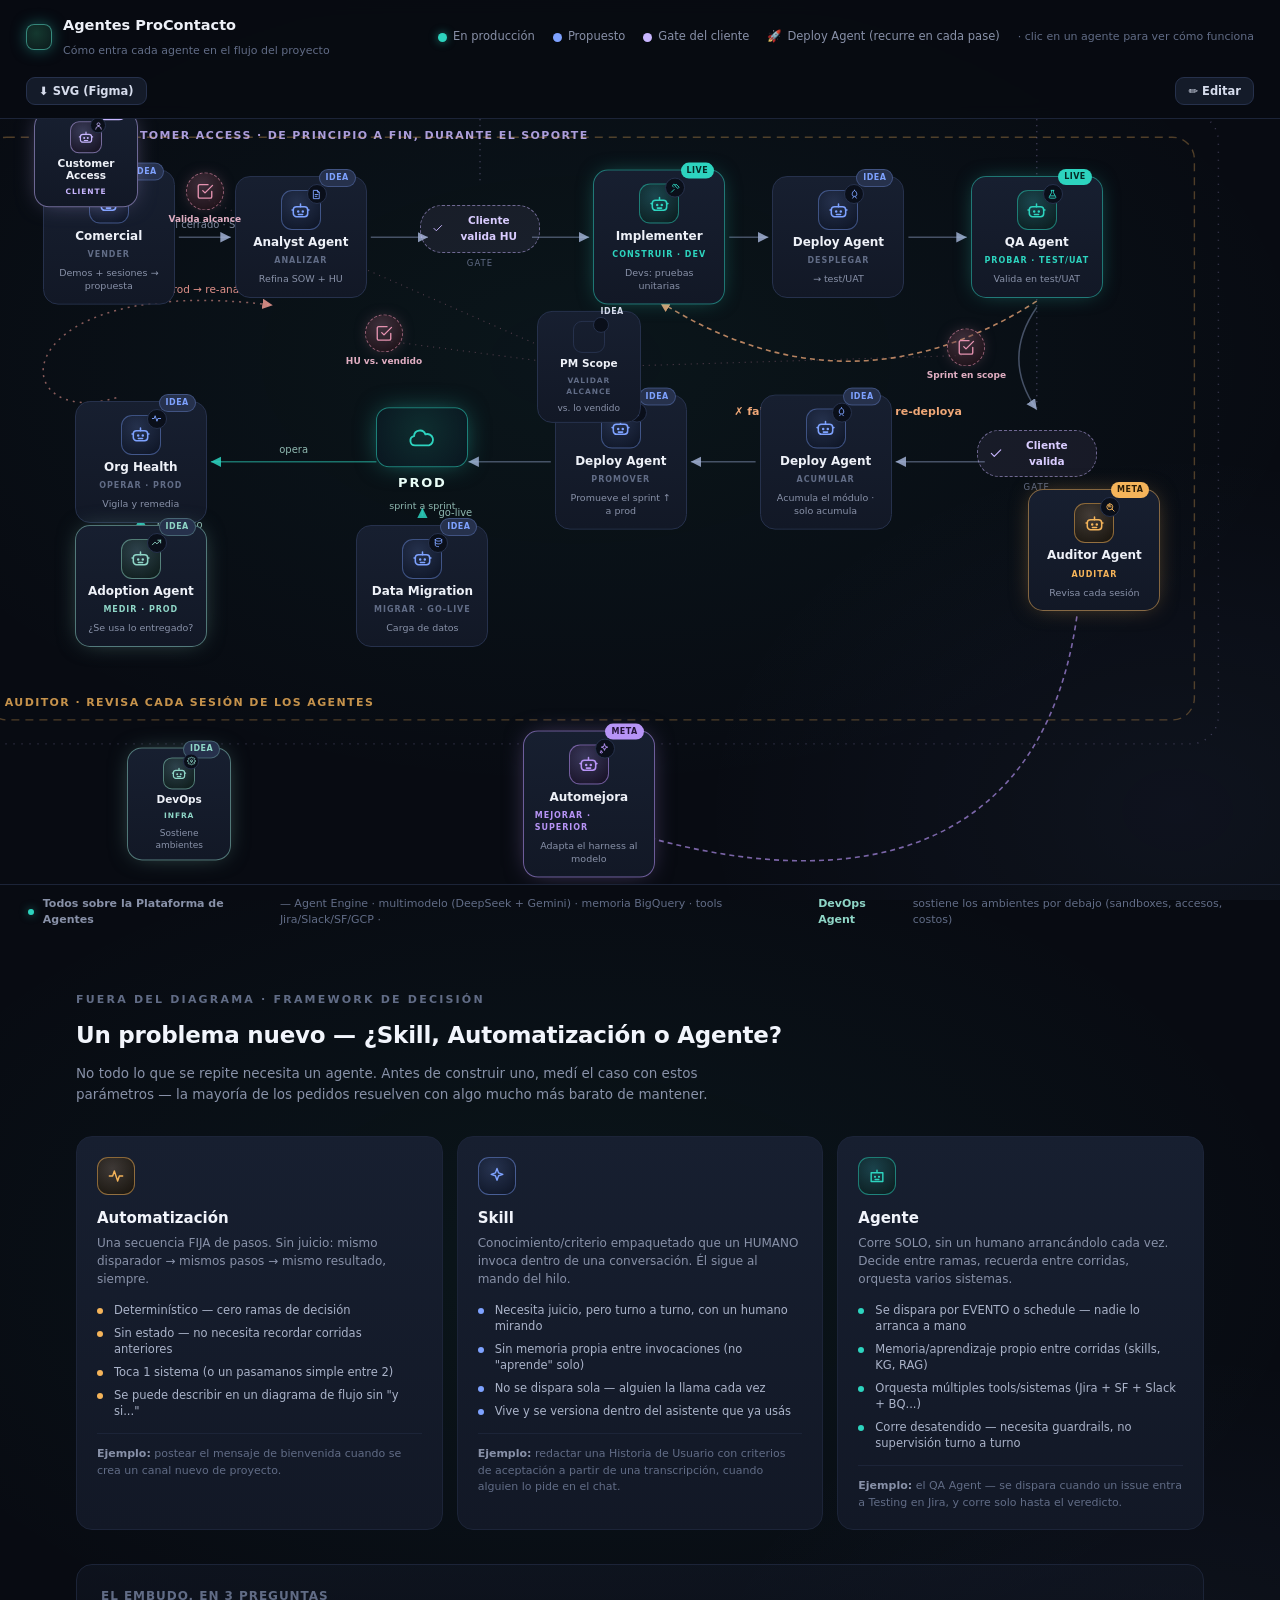
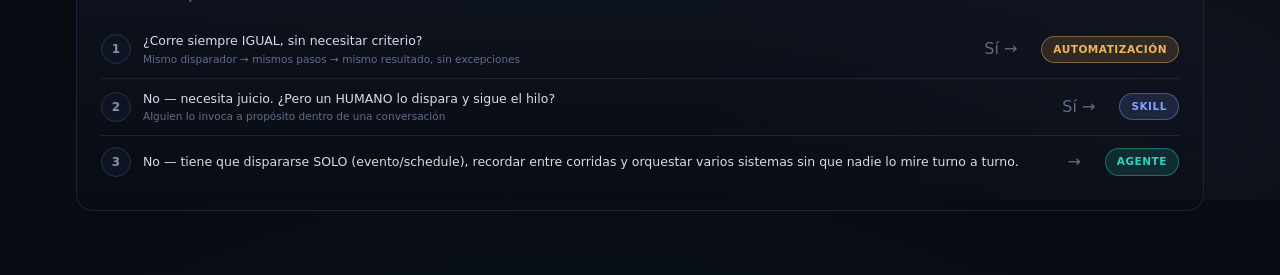
<file: agentes-procontacto.html>
<!doctype html>
<html lang="es">
<head>
<meta charset="utf-8">
<meta name="viewport" content="width=device-width, initial-scale=1">
<title>Agentes ProContacto — flujo de proyecto</title>
<style>
  :root{
    --ground:#080b12; --panel:#121826; --panel-2:#171f30;
    --hair:#26314c; --hair-soft:#1c2438; --ink:#d6dcec; --ink-dim:#8891a8; --ink-faint:#616c86;
    --live:#2dd4bf; --live-glow:rgba(45,212,191,.55);
    --prop:#7ea2ff; --prop-glow:rgba(126,162,255,.42);
    --orch:#f5b45a; --client:#c8b6ff; --loop:#f0a878; --core:#5eead4; --audit:#f5b45a; --meta:#b794f6; --scope:#e592b0; --devops:#8fd6c7;
    --font: ui-sans-serif, system-ui, -apple-system, "Segoe UI", Roboto, sans-serif;
  }
  *{box-sizing:border-box}
  html,body{margin:0;height:100%}
  body{background:radial-gradient(1200px 700px at 45% 40%, rgba(45,212,191,.05), transparent 62%),radial-gradient(800px 600px at 92% 90%, rgba(126,162,255,.05), transparent 60%),var(--ground);color:var(--ink);font-family:var(--font);line-height:1.5;-webkit-font-smoothing:antialiased;min-height:100vh;overflow-x:hidden}
  .topbar{display:flex;align-items:center;justify-content:space-between;gap:16px;flex-wrap:wrap;padding:13px 26px;border-bottom:1px solid var(--hair-soft);position:sticky;top:0;z-index:20;background:rgba(8,11,18,.92);backdrop-filter:blur(8px)}
  .brand{display:flex;align-items:center;gap:11px}
  .brand .glyph{width:26px;height:26px;border-radius:8px;background:radial-gradient(circle at 40% 35%,#14382f,#0c1a1c);border:1px solid rgba(94,234,212,.5);box-shadow:0 0 16px -2px var(--live-glow)}
  .brand b{font-size:14.5px;color:#eef1f8;font-weight:680} .brand span{font-size:11px;color:var(--ink-faint)}
  .legend{display:flex;flex-wrap:wrap;gap:12px 18px;align-items:center;font-size:11.5px;color:var(--ink-dim)}
  .legend .item{display:flex;align-items:center;gap:6px}
  .dot{width:9px;height:9px;border-radius:50%;flex:none}
  .dot.live{background:var(--live);box-shadow:0 0 9px var(--live-glow)} .dot.prop{background:var(--prop)} .dot.orch{background:var(--orch)} .dot.client{background:var(--client)}
  .rk{color:var(--prop);font-weight:700}
  .hint{font-size:11px;color:var(--ink-faint)}

  .stage{position:relative;width:100%;overflow-x:auto}
  .flow{position:relative;left:0;right:0;top:0}
  .flow svg.wires{position:absolute;inset:0;width:100%;height:100%;pointer-events:none;z-index:1}

  .nd{position:absolute;transform:translate(-50%,-50%);z-index:2}
  /* card agente */
  .card{width:132px;cursor:pointer}
  .card .chip{display:flex;flex-direction:column;align-items:center;gap:6px;padding:13px 11px 11px;border-radius:15px;background:linear-gradient(180deg,var(--panel-2),var(--panel));border:1px solid var(--hair);transition:transform .16s,box-shadow .16s,border-color .16s;position:relative}
  .card:hover .chip{transform:translateY(-3px) scale(1.02);box-shadow:0 16px 34px -14px rgba(0,0,0,.8);border-color:var(--ink-faint)}
  .ic{width:40px;height:40px;border-radius:11px;display:grid;place-items:center;border:1px solid var(--hair);flex:none;position:relative}
  .ic svg{width:23px;height:23px;fill:none;stroke-width:1.6;stroke-linecap:round;stroke-linejoin:round}
  .emblem{position:absolute;top:-7px;right:-7px;width:20px;height:20px;border-radius:50%;background:#0a0f1a;border:1px solid var(--hair);display:grid;place-items:center;z-index:2}
  .ic .emblem svg{width:11px;height:11px;stroke-width:2}
  .card .nm{font-size:12px;font-weight:650;color:#eef1f8;line-height:1.1;text-align:center}
  .card .ph{font-size:8px;letter-spacing:.12em;text-transform:uppercase;color:var(--ink-faint);font-weight:600}
  .card .note{font-size:9.5px;color:var(--ink-dim);text-align:center;max-width:118px;line-height:1.35}
  .live .ic{border-color:rgba(45,212,191,.5);background:radial-gradient(circle at 40% 30%,rgba(45,212,191,.22),#0b1a1c)} .live .ic svg{stroke:var(--live)}
  .live .chip{border-color:rgba(45,212,191,.5);box-shadow:0 0 22px -8px var(--live-glow)} .live .ph{color:var(--live)}
  .prop .ic{border-color:rgba(126,162,255,.4);background:radial-gradient(circle at 40% 30%,rgba(126,162,255,.15),#0d1424)} .prop .ic svg{stroke:var(--prop)}
  .audit .ic{border-color:rgba(245,180,90,.5);background:radial-gradient(circle at 40% 30%,rgba(245,180,90,.2),#17130c)} .audit .ic svg{stroke:var(--audit)} .audit .chip{border-color:rgba(245,180,90,.5);box-shadow:0 0 24px -8px rgba(245,180,90,.5)} .audit .ph{color:var(--audit)} .audit .badge{background:var(--audit);color:#2a1c06}
  .meta .ic{border-color:rgba(183,148,246,.55);background:radial-gradient(circle at 40% 30%,rgba(183,148,246,.22),#150f22)} .meta .ic svg{stroke:var(--meta)} .meta .chip{border-color:rgba(183,148,246,.55);box-shadow:0 0 26px -8px rgba(183,148,246,.5)} .meta .ph{color:var(--meta)} .meta .badge{background:var(--meta);color:#241338}
  .devops .ic{border-color:rgba(143,214,199,.5);background:radial-gradient(circle at 40% 30%,rgba(143,214,199,.2),#0c1a18)} .devops .ic svg{stroke:var(--devops)} .devops .chip{border-color:rgba(143,214,199,.5);box-shadow:0 0 24px -8px rgba(143,214,199,.5)} .devops .ph{color:var(--devops)} .devops .badge{background:#26314c;color:var(--devops);border:1px solid rgba(143,214,199,.32)}
  .cust .ic{border-color:rgba(200,182,255,.5);background:radial-gradient(circle at 40% 30%,rgba(200,182,255,.2),#140f1f)} .cust .ic svg{stroke:var(--client)} .cust .chip{border-color:rgba(200,182,255,.5);box-shadow:0 0 24px -8px rgba(200,182,255,.5)} .cust .ph{color:var(--client)} .cust .badge{background:var(--client);color:#241338}
  /* card CHICA (nodos meta: PM, Customer, DevOps) — robot visible pero compacto */
  .card.sm{width:104px}
  .card.sm .chip{padding:9px 8px 8px;gap:5px}
  .card.sm .ic{width:32px;height:32px;border-radius:9px} .card.sm .ic svg{width:18px;height:18px}
  .card.sm .emblem{width:16px;height:16px;top:-5px;right:-5px} .card.sm .ic .emblem svg{width:9px;height:9px}
  .card.sm .nm{font-size:10.5px} .card.sm .ph{font-size:7.5px} .card.sm .note{font-size:9px;max-width:94px}
  .badge{position:absolute;top:-8px;right:10px;font-size:8px;font-weight:700;letter-spacing:.06em;text-transform:uppercase;padding:2px 6px;border-radius:20px}
  .live .badge{background:var(--live);color:#062a25} .prop .badge{background:#26314c;color:var(--prop);border:1px solid rgba(126,162,255,.3)}
  /* mini card (datamig, orgh) */
  .mini{width:150px;cursor:pointer}
  .mini .chip{display:flex;align-items:center;gap:9px;padding:9px 11px;border-radius:12px;background:linear-gradient(180deg,var(--panel-2),var(--panel));border:1px solid var(--hair);transition:border-color .16s,transform .16s}
  .mini:hover .chip{transform:translateY(-2px);border-color:var(--ink-faint)}
  .mini .ic{width:32px;height:32px;border-radius:9px} .mini .ic svg{width:17px;height:17px}
  .mini .nm{font-size:11.5px;font-weight:650;color:#eef1f8;line-height:1.1} .mini .note{font-size:9.5px;color:var(--ink-faint)}
  /* deploy badge (recurrente, ínfimo) */
  .dep{cursor:pointer;text-align:center;width:96px}
  .dep .orb{width:42px;height:42px;border-radius:50%;margin:0 auto;display:grid;place-items:center;background:radial-gradient(circle at 42% 32%,rgba(126,162,255,.22),#0c1320);border:1px solid rgba(126,162,255,.5);box-shadow:0 0 18px -6px var(--prop-glow);transition:transform .16s}
  .dep:hover .orb{transform:scale(1.12)}
  .dep .orb svg{width:20px;height:20px;fill:none;stroke:var(--prop);stroke-width:1.7;stroke-linecap:round;stroke-linejoin:round}
  .dep .lab{font-size:9.5px;color:#9fb0d8;margin-top:4px;font-weight:600}
  /* PM Scope: badge chico recurrente (chequeo liviano, no una acción pesada como Deploy) */
  .scope{cursor:pointer;text-align:center;width:104px}
  .scope .orb{width:38px;height:38px;border-radius:50%;margin:0 auto;display:grid;place-items:center;background:radial-gradient(circle at 42% 32%,rgba(229,146,176,.24),#1a0e14);border:1px dashed rgba(229,146,176,.6);box-shadow:0 0 16px -6px rgba(229,146,176,.5);transition:transform .16s}
  .scope:hover .orb{transform:scale(1.12)}
  .scope .orb svg{width:18px;height:18px;fill:none;stroke:var(--scope);stroke-width:1.8;stroke-linecap:round;stroke-linejoin:round}
  .scope .lab{font-size:9px;color:#e0aec2;margin-top:4px;font-weight:600;line-height:1.25}
  /* gate cliente */
  .gate{text-align:center;width:120px}
  .gate .pill{display:inline-flex;align-items:center;gap:6px;padding:7px 11px;border-radius:22px;background:rgba(200,182,255,.08);border:1px dashed rgba(200,182,255,.5)}
  .gate .pill svg{width:15px;height:15px;fill:none;stroke:var(--client);stroke-width:2;stroke-linecap:round;stroke-linejoin:round}
  .gate .pill b{font-size:10.5px;color:#d9ccff;font-weight:600}
  .gate small{display:block;font-size:8.5px;letter-spacing:.12em;text-transform:uppercase;color:var(--ink-faint);margin-top:4px}
  /* sprint */
  .sprint{text-align:center;width:130px}
  .sprint .box{padding:10px 12px;border-radius:12px;background:repeating-linear-gradient(135deg,#141b2b,#141b2b 6px,#111726 6px,#111726 12px);border:1px solid var(--hair)}
  .sprint .box svg{width:20px;height:20px;fill:none;stroke:#9fb0d8;stroke-width:1.7;stroke-linecap:round;stroke-linejoin:round}
  .sprint .box b{display:block;font-size:11px;color:#dbe2f0;margin-top:3px;font-weight:650}
  .sprint small{font-size:9.5px;color:var(--ink-faint)}
  /* prod / env */
  .env{text-align:center;width:120px}
  .env .box{width:92px;height:60px;margin:0 auto;border-radius:13px;display:grid;place-items:center;background:radial-gradient(circle at 50% 40%,rgba(45,212,191,.14),#0a1620);border:1.5px solid rgba(45,212,191,.55);box-shadow:0 0 26px -6px var(--live-glow)}
  .env .box svg{width:28px;height:28px;fill:none;stroke:var(--live);stroke-width:1.6;stroke-linecap:round;stroke-linejoin:round}
  .env b{display:block;font-size:13px;color:#eafef8;letter-spacing:.14em;margin-top:6px;font-weight:700}
  .env small{font-size:9.5px;color:#8fb8b0}

  /* barra fija fuera del área scrolleable -> siempre visible, no se mueve con el diagrama */
  .bottom{padding:11px 26px;display:flex;flex-direction:column;gap:8px;border-top:1px solid var(--hair-soft);flex:none}
  .orch-bar{display:flex;align-items:center;gap:12px;padding:10px 15px;border-radius:12px;cursor:pointer;background:linear-gradient(180deg,rgba(38,30,14,.6),rgba(20,16,9,.5));border:1px solid rgba(245,180,90,.34);transition:border-color .15s}
  .orch-bar:hover{border-color:rgba(245,180,90,.6)}
  .orch-bar .ic{width:32px;height:32px;border-color:rgba(245,180,90,.42);background:radial-gradient(circle at 40% 30%,rgba(245,180,90,.16),#17130c)} .orch-bar .ic svg{stroke:var(--orch)}
  .orch-bar b{font-size:12.5px;color:#f3ead9;font-weight:660} .orch-bar span{font-size:11px;color:#b9a684}
  .orch-bar .arrowspan{flex:1;height:1px;background:linear-gradient(90deg,rgba(245,180,90,.4),rgba(245,180,90,.08));margin:0 4px}
  .foundation-line{display:flex;align-items:center;gap:9px;font-size:11px;color:var(--ink-faint);padding-left:2px}
  .foundation-line .g{width:6px;height:6px;border-radius:50%;background:var(--live);box-shadow:0 0 8px var(--live-glow)} .foundation-line b{color:var(--ink-dim);font-weight:600}

  /* ---- framework de decisión: Skill vs Automatización vs Agente ---- */
  .fw{max-width:1180px;margin:0 auto;padding:52px 26px 64px}
  .fw-head{margin-bottom:30px}
  .fw-eyebrow{font-size:11px;letter-spacing:.2em;text-transform:uppercase;color:var(--ink-faint);font-weight:700;margin:0 0 10px}
  .fw h2{margin:0 0 10px;font-size:23px;color:#f2f5fc;font-weight:700;letter-spacing:-.01em;text-wrap:balance}
  .fw-lede{margin:0;color:var(--ink-dim);font-size:13.5px;max-width:74ch;line-height:1.6}

  .fw-cols{display:grid;grid-template-columns:repeat(3,1fr);gap:14px;margin:28px 0 34px}
  .fw-card{border-radius:16px;padding:20px 20px 18px;background:linear-gradient(180deg,var(--panel-2),var(--panel));border:1px solid var(--hair-soft)}
  .fw-card .fic{width:38px;height:38px;border-radius:11px;display:grid;place-items:center;border:1px solid var(--hair);margin-bottom:12px}
  .fw-card .fic svg{width:20px;height:20px;fill:none;stroke-width:1.7;stroke-linecap:round;stroke-linejoin:round}
  .fw-card h3{margin:0 0 4px;font-size:15px;color:#f1f4fb;font-weight:700}
  .fw-card .fdef{margin:0 0 14px;font-size:12px;color:var(--ink-dim);line-height:1.5;min-height:52px}
  .fw-card ul{margin:0;padding:0;list-style:none;display:flex;flex-direction:column;gap:7px}
  .fw-card li{font-size:11.5px;color:#aab3c9;padding-left:17px;position:relative;line-height:1.4}
  .fw-card li::before{content:"";position:absolute;left:0;top:6px;width:6px;height:6px;border-radius:50%}
  .fw-card .fex{margin-top:14px;padding-top:12px;border-top:1px solid var(--hair-soft);font-size:11px;color:var(--ink-faint)}
  .fw-card .fex b{color:var(--ink-dim);font-weight:600}
  .fw-auto .fic{border-color:rgba(245,180,90,.5);background:radial-gradient(circle at 40% 30%,rgba(245,180,90,.18),#17130c)} .fw-auto .fic svg{stroke:var(--orch)} .fw-auto li::before{background:var(--orch)}
  .fw-skill .fic{border-color:rgba(126,162,255,.45);background:radial-gradient(circle at 40% 30%,rgba(126,162,255,.16),#0d1424)} .fw-skill .fic svg{stroke:var(--prop)} .fw-skill li::before{background:var(--prop)}
  .fw-agent .fic{border-color:rgba(45,212,191,.5);background:radial-gradient(circle at 40% 30%,rgba(45,212,191,.2),#0b1a1c)} .fw-agent .fic svg{stroke:var(--live)} .fw-agent li::before{background:var(--live)}

  .fw-funnel{border:1px solid var(--hair-soft);border-radius:16px;padding:22px 24px;background:linear-gradient(180deg,rgba(18,24,38,.55),rgba(10,13,20,.5))}
  .fw-funnel h4{margin:0 0 16px;font-size:12px;letter-spacing:.08em;text-transform:uppercase;color:var(--ink-faint);font-weight:700}
  .fq{display:flex;align-items:stretch;gap:0}
  .fq-step{display:flex;align-items:center;gap:12px;flex:1}
  .fq-bubble{flex:none;width:30px;height:30px;border-radius:50%;background:#0e1421;border:1px solid var(--hair);display:grid;place-items:center;font-size:12px;font-weight:700;color:var(--ink-dim)}
  .fq-text{font-size:12.5px;color:#d6dcec;line-height:1.4}
  .fq-text small{display:block;font-size:10.5px;color:var(--ink-faint);margin-top:2px}
  .fq-arrow{flex:none;display:flex;align-items:center;color:var(--ink-faint);font-size:16px;padding:0 10px}
  .fq-out{flex:none;font-size:10.5px;font-weight:700;letter-spacing:.05em;text-transform:uppercase;padding:5px 11px;border-radius:20px;white-space:nowrap}
  .fq-out.auto{background:rgba(245,180,90,.14);color:var(--orch);border:1px solid rgba(245,180,90,.4)}
  .fq-out.skill{background:rgba(126,162,255,.14);color:var(--prop);border:1px solid rgba(126,162,255,.4)}
  .fq-out.agent{background:rgba(45,212,191,.14);color:var(--live);border:1px solid rgba(45,212,191,.4)}
  .fq-row{display:flex;align-items:center;gap:14px;padding:11px 0;border-bottom:1px solid var(--hair-soft)}
  .fq-row:last-child{border-bottom:none}
  @media (max-width:860px){.fw-cols{grid-template-columns:1fr}.fq-row{flex-wrap:wrap}}

  /* popup hover */
  .popup{position:absolute;z-index:40;width:236px;background:linear-gradient(180deg,#1b2436,#111827);border:1px solid var(--hair);border-radius:12px;padding:12px 14px;box-shadow:0 20px 44px -14px rgba(0,0,0,.85);pointer-events:none;opacity:0;transition:opacity .13s ease}
  .popup.show{opacity:1}
  .popup .pph{font-size:9px;letter-spacing:.13em;text-transform:uppercase;color:var(--ink-faint);font-weight:600;margin-bottom:5px}
  .popup h5{margin:0 0 6px;font-size:13px;color:#eef1f8;font-weight:680}
  .popup p{margin:0;font-size:11.5px;color:var(--ink-dim);line-height:1.42}

  /* overlay detalle (round nodes) */
  .detail{position:fixed;inset:0;z-index:50;display:none;background:rgba(5,7,12,.9);backdrop-filter:blur(9px)}
  .detail.open{display:block}
  .dwrap{position:absolute;inset:0;display:flex;flex-direction:column}
  .dtop{display:flex;align-items:center;justify-content:space-between;padding:15px 26px}
  .dtitle{display:flex;align-items:center;gap:13px}.dtitle .ic{width:44px;height:44px;border-radius:12px}
  .dtitle .nm{font-size:18px;font-weight:700;color:#f2f5fc}.dtitle .ph{font-size:10px;letter-spacing:.14em;text-transform:uppercase;color:var(--ink-faint);font-weight:600}
  .dstatus{font-size:9px;font-weight:700;letter-spacing:.08em;text-transform:uppercase;padding:3px 9px;border-radius:20px;margin-left:6px}
  .dclose{background:#141b29;border:1px solid var(--hair);color:var(--ink);border-radius:10px;width:40px;height:40px;font-size:20px;cursor:pointer;flex:none}.dclose:hover{background:#1d2740}
  .dstage{position:relative;flex:1;min-height:0;overflow:auto}.dstage svg.dl{position:absolute;inset:0;width:100%;height:100%;pointer-events:none}
  .dcenter{position:absolute;transform:translate(-50%,-50%);z-index:2;text-align:center}
  .dcenter .disc{width:156px;height:156px;border-radius:50%;display:flex;flex-direction:column;align-items:center;justify-content:center;gap:6px;background:radial-gradient(circle at 50% 36%,#153341,#0a1420 76%);border:1px solid rgba(94,234,212,.45);box-shadow:0 0 58px 6px rgba(45,212,191,.32)}
  .dcenter .disc svg{width:44px;height:44px;fill:none;stroke:#5eead4;stroke-width:1.6;stroke-linecap:round;stroke-linejoin:round}
  .dcenter .disc b{font-size:13px;color:#eafef8;max-width:120px;line-height:1.15}
  .dnode{position:absolute;transform:translate(-50%,-50%);z-index:2;width:150px;text-align:center;display:flex;flex-direction:column;align-items:center;gap:9px}
  .dnode .orb{width:110px;height:110px;border-radius:50%;display:grid;place-items:center;transition:transform .18s}.dnode:hover .orb{transform:scale(1.05)}
  .dnode .orb svg{width:45px;height:45px;fill:none;stroke-width:1.6;stroke-linecap:round;stroke-linejoin:round}
  .dnode .lab{font-size:12.5px;font-weight:700;letter-spacing:.1em;text-transform:uppercase}.dnode .cap{font-size:11px;color:var(--ink-dim);line-height:1.35;max-width:158px}
  .dstage.stacked{display:flex;flex-direction:column;align-items:center;gap:18px;padding:24px 18px 44px}.dstage.stacked .dl{display:none}
  .dstage.stacked .dcenter,.dstage.stacked .dnode{position:static;transform:none}

  /* ================= EDITOR ================= */
  .ebtn{background:#141b29;border:1px solid var(--hair);color:var(--ink);border-radius:9px;padding:6px 12px;font-size:11.5px;cursor:pointer;font-weight:600;font-family:var(--font)}
  .ebtn:hover{border-color:var(--ink-faint)}
  .ebtn.primary{border-color:rgba(45,212,191,.55);color:var(--live)}
  .etb{display:none;gap:8px;align-items:center;padding:8px 26px;border-bottom:1px solid var(--hair-soft);background:rgba(10,14,22,.95);flex-wrap:wrap}
  .etb .sep{width:1px;height:20px;background:var(--hair-soft);margin:0 2px}
  .etb .tip{font-size:10.5px;color:var(--ink-faint)}
  .ebanner{display:none;position:fixed;left:50%;transform:translateX(-50%);bottom:18px;z-index:60;background:#101a2c;border:1px solid rgba(45,212,191,.5);color:#d9fef5;padding:9px 16px;border-radius:12px;font-size:12px;box-shadow:0 10px 30px -10px rgba(0,0,0,.8);max-width:82vw;text-align:center}
  body.editing .nd{cursor:grab} body.editing .nd:active{cursor:grabbing}
  body.editing svg.wires{pointer-events:auto}
  body.editing svg.wires .hit{cursor:pointer}
  body.editing svg.wires .hithalo{pointer-events:stroke;cursor:pointer}
  .nd.sel .chip,.nd.sel .box,.nd.sel .orb,.nd.sel .pill{outline:2px dashed rgba(94,234,212,.85);outline-offset:3px}
  .epanel{position:fixed;top:64px;right:12px;width:266px;max-height:calc(100vh - 84px);overflow:auto;z-index:55;background:linear-gradient(180deg,#131b2c,#0e1522);border:1px solid var(--hair);border-radius:14px;padding:14px;display:none;box-shadow:0 24px 50px -18px rgba(0,0,0,.9)}
  .epanel.open{display:block}
  .epanel h4{margin:0 0 8px;font-size:12px;color:#eef1f8;letter-spacing:.06em;text-transform:uppercase}
  .epanel label{display:block;font-size:10px;color:var(--ink-faint);letter-spacing:.08em;text-transform:uppercase;margin:11px 0 4px;font-weight:700}
  .epanel input[type=text],.epanel select{width:100%;background:#0b111d;border:1px solid var(--hair);border-radius:8px;color:var(--ink);font-size:12px;padding:6px 8px;font-family:var(--font)}
  .epanel input[type=range]{width:100%}
  .swatches{display:flex;gap:6px;flex-wrap:wrap;align-items:center}
  .sw{width:22px;height:22px;border-radius:7px;border:1px solid rgba(255,255,255,.18);cursor:pointer}
  .sw.on{outline:2px solid #fff;outline-offset:1px}
  .icogrid{display:grid;grid-template-columns:repeat(6,1fr);gap:6px}
  .icocell{aspect-ratio:1;display:grid;place-items:center;background:#0b111d;border:1px solid var(--hair);border-radius:8px;cursor:pointer}
  .icocell:hover{border-color:var(--ink-faint)} .icocell.on{border-color:var(--live);box-shadow:0 0 0 1px var(--live)}
  .icocell svg{width:15px;height:15px;fill:none;stroke:#cdd7ea;stroke-width:1.8;stroke-linecap:round;stroke-linejoin:round}
  .seg{display:flex;background:#0b111d;border:1px solid var(--hair);border-radius:8px;overflow:hidden}
  .seg button{flex:1;background:none;border:none;color:var(--ink-dim);font-size:10.5px;padding:6px 4px;cursor:pointer;font-family:var(--font)}
  .seg button.on{background:#1b2740;color:#eef1f8}
  .edel{width:100%;margin-top:13px;background:rgba(240,90,90,.12);border:1px solid rgba(240,90,90,.5);color:#ff9d9d;border-radius:9px;padding:7px;cursor:pointer;font-size:11.5px;font-weight:700;font-family:var(--font)}
  /* color custom por-nodo (pisa el color del estado) */
  .nd.custcol .chip{border-color:var(--ccb)!important;box-shadow:0 0 22px -8px var(--ccg)!important}
  .nd.custcol .ic{border-color:var(--ccb)!important;background:radial-gradient(circle at 40% 30%,var(--ccg2),#0d1424)!important}
  .nd.custcol .ic svg{stroke:var(--cc)!important} .nd.custcol .ph{color:var(--cc)!important}
  .nd.custcol .badge{background:var(--cc)!important;color:#0a1016!important;border:none!important}
  .emblem.embL{left:-7px;right:auto} .card.sm .emblem.embL{left:-5px;right:auto}
  .fhandle{position:absolute;z-index:6;font-size:9.5px;font-weight:700;letter-spacing:.1em;padding:2px 8px;border-radius:8px;cursor:grab;display:none;user-select:none}
  .fresize{position:absolute;z-index:6;width:13px;height:13px;border-radius:3px;cursor:nwse-resize;display:none;border:1px solid rgba(255,255,255,.4)}
  body.editing .fhandle,body.editing .fresize{display:block}

  @media (max-width:900px){.stage{display:none}}
  @media (prefers-reduced-motion:reduce){.card .chip,.dnode .orb,.dep .orb{transition:none}}
</style>
</head>
<body>
 <div class="topbar">
   <div class="brand"><span class="glyph"></span><div><b>Agentes ProContacto</b><br><span>Cómo entra cada agente en el flujo del proyecto</span></div></div>
   <div class="legend">
     <div class="item"><span class="dot live"></span> En producción</div>
     <div class="item"><span class="dot prop"></span> Propuesto</div>
     <div class="item"><span class="dot client"></span> Gate del cliente</div>
     <div class="item"><span class="rk">🚀</span> Deploy Agent (recurre en cada pase)</div>
     <div class="hint">· clic en un agente para ver cómo funciona</div>
   </div>
   <button class="ebtn" id="svgBtn" title="Descarga un .svg con vectores y texto editables — arrastralo a Figma">⬇ SVG (Figma)</button>
   <button class="ebtn" id="editBtn">✏️ Editar</button>
 </div>
 <div class="etb" id="etb">
   <button class="ebtn" id="addNodeBtn">＋ Nodo</button>
   <button class="ebtn" id="addLinkBtn">＋ Línea</button>
   <button class="ebtn" id="addFrameBtn">＋ Marco</button>
   <span class="sep"></span>
   <button class="ebtn" id="undoBtn">↩ Deshacer</button>
   <button class="ebtn" id="resetBtn">⟲ Restablecer</button>
   <span class="sep"></span>
   <button class="ebtn primary" id="saveBtn">💾 Descargar HTML</button>
   <span class="tip">arrastrá para mover · clic en nodo / línea / marco para editarlo · la descarga guarda TODO en el archivo</span>
 </div>
 <div class="ebanner" id="ebanner"></div>
 <div class="epanel" id="epanel"></div>

 <div class="stage" id="stage">
   <div class="flow" id="flow"><svg class="wires" id="wires"></svg></div>
 </div>
 <div class="bottom">
   <div class="foundation-line"><span class="g"></span><b>Todos sobre la Plataforma de Agentes</b> — Agent Engine · multimodelo (DeepSeek + Gemini) · memoria BigQuery · tools Jira/Slack/SF/GCP · <b style="color:var(--devops)">DevOps Agent</b> sostiene los ambientes por debajo (sandboxes, accesos, costos)</div>
 </div>

 <div class="fw">
   <div class="fw-head">
     <p class="fw-eyebrow">Fuera del diagrama · framework de decisión</p>
     <h2>Un problema nuevo — ¿Skill, Automatización o Agente?</h2>
     <p class="fw-lede">No todo lo que se repite necesita un agente. Antes de construir uno, medí el caso con estos parámetros — la mayoría de los pedidos resuelven con algo mucho más barato de mantener.</p>
   </div>

   <div class="fw-cols">
     <div class="fw-card fw-auto">
       <span class="fic"><svg viewBox="0 0 24 24" stroke="currentColor"><path d="M4 12h4l2-6 4 12 2-6h4"/></svg></span>
       <h3>Automatización</h3>
       <p class="fdef">Una secuencia FIJA de pasos. Sin juicio: mismo disparador → mismos pasos → mismo resultado, siempre.</p>
       <ul>
         <li>Determinístico — cero ramas de decisión</li>
         <li>Sin estado — no necesita recordar corridas anteriores</li>
         <li>Toca 1 sistema (o un pasamanos simple entre 2)</li>
         <li>Se puede describir en un diagrama de flujo sin "y si..."</li>
       </ul>
       <div class="fex"><b>Ejemplo:</b> postear el mensaje de bienvenida cuando se crea un canal nuevo de proyecto.</div>
     </div>
     <div class="fw-card fw-skill">
       <span class="fic"><svg viewBox="0 0 24 24" stroke="currentColor"><path d="M12 3l1.9 5.3L19 10l-5.1 1.7L12 17l-1.9-5.3L5 10l5.1-1.7z"/></svg></span>
       <h3>Skill</h3>
       <p class="fdef">Conocimiento/criterio empaquetado que un HUMANO invoca dentro de una conversación. Él sigue al mando del hilo.</p>
       <ul>
         <li>Necesita juicio, pero turno a turno, con un humano mirando</li>
         <li>Sin memoria propia entre invocaciones (no "aprende" solo)</li>
         <li>No se dispara sola — alguien la llama cada vez</li>
         <li>Vive y se versiona dentro del asistente que ya usás</li>
       </ul>
       <div class="fex"><b>Ejemplo:</b> redactar una Historia de Usuario con criterios de aceptación a partir de una transcripción, cuando alguien lo pide en el chat.</div>
     </div>
     <div class="fw-card fw-agent">
       <span class="fic"><svg viewBox="0 0 24 24" stroke="currentColor"><path d="M5 8h14v10.5H5zM12 8V5.4M12 5.15h.01"/><path d="M9.6 13h.01M14.4 13h.01" stroke-width="2.6"/><path d="M9.8 16.2h4.4"/></svg></span>
       <h3>Agente</h3>
       <p class="fdef">Corre SOLO, sin un humano arrancándolo cada vez. Decide entre ramas, recuerda entre corridas, orquesta varios sistemas.</p>
       <ul>
         <li>Se dispara por EVENTO o schedule — nadie lo arranca a mano</li>
         <li>Memoria/aprendizaje propio entre corridas (skills, KG, RAG)</li>
         <li>Orquesta múltiples tools/sistemas (Jira + SF + Slack + BQ...)</li>
         <li>Corre desatendido — necesita guardrails, no supervisión turno a turno</li>
       </ul>
       <div class="fex"><b>Ejemplo:</b> el QA Agent — se dispara cuando un issue entra a Testing en Jira, y corre solo hasta el veredicto.</div>
     </div>
   </div>

   <div class="fw-funnel">
     <h4>El embudo, en 3 preguntas</h4>
     <div class="fq-row">
       <div class="fq-step">
         <span class="fq-bubble">1</span>
         <span class="fq-text">¿Corre siempre IGUAL, sin necesitar criterio? <small>Mismo disparador → mismos pasos → mismo resultado, sin excepciones</small></span>
       </div>
       <span class="fq-arrow">Sí →</span>
       <span class="fq-out auto">Automatización</span>
     </div>
     <div class="fq-row">
       <div class="fq-step">
         <span class="fq-bubble">2</span>
         <span class="fq-text">No — necesita juicio. ¿Pero un HUMANO lo dispara y sigue el hilo? <small>Alguien lo invoca a propósito dentro de una conversación</small></span>
       </div>
       <span class="fq-arrow">Sí →</span>
       <span class="fq-out skill">Skill</span>
     </div>
     <div class="fq-row">
       <div class="fq-step">
         <span class="fq-bubble">3</span>
         <span class="fq-text">No — tiene que dispararse SOLO (evento/schedule), recordar entre corridas y orquestar varios sistemas sin que nadie lo mire turno a turno.</span>
       </div>
       <span class="fq-arrow">→</span>
       <span class="fq-out agent">Agente</span>
     </div>
   </div>
 </div>

 <div class="detail" id="detail">
   <div class="dwrap"><div class="dtop"><div class="dtitle" id="dtitle"></div><button class="dclose" id="dclose" aria-label="Cerrar">✕</button></div>
   <div class="dstage" id="dstage"><svg class="dl" id="dl"></svg></div></div>
 </div>

<script id="diag-state" type="application/json">{}</script>
<script>
  // ===== fuente original capturada ANTES de construir nada (para 💾 Descargar con el estado horneado) =====
  var __SRC='<!doctype html>\n'+document.documentElement.outerHTML;
  // ===== estado del editor: vive DENTRO del archivo (tag #diag-state); el download lo re-hornea =====
  var DIAG={nodes:{},added:[],links:{},addedLinks:[],frames:{},addedFrames:[]};
  try{ var _pj=JSON.parse(document.getElementById('diag-state').textContent||'{}');
       Object.keys(DIAG).forEach(function(k){ if(_pj[k]) DIAG[k]=_pj[k]; }); }catch(e){}
  var IC={qa:'M9 3h6M10 3v5l-5 9a2 2 0 0 0 2 3h10a2 2 0 0 0 2-3l-5-9V3M7.5 15h9',impl:'M3 21l6-6M14 4l6 6-3 3-6-6zM12 6l-2-2a3 3 0 0 0-4 4l2 2',analyst:'M6 3h8l4 4v14H6zM14 3v4h4M9 12h6M9 16h4',deploy:'M12 3c3.5 2 5 5 5 9l-2 4H9l-2-4c0-4 1.5-7 5-9zM8 20l1.5-2M16 20l-1.5-2',data:'M5 6c0-1.7 3.1-3 7-3s7 1.3 7 3-3.1 3-7 3-7-1.3-7-3zM5 6v6c0 1.7 3.1 3 7 3s7-1.3 7-3V6M5 12v6c0 1.7 3.1 3 7 3',ops:'M3 12h4l2-6 4 12 2-6h6',pm:'M8 4v16M8 9h5M8 13h8M4 4h16v16H4z',
    gate:'M20 6 9 17l-5-5',sprint:'M4 12a8 8 0 0 1 13-6l1 1M20 12a8 8 0 0 1-13 6l-1-1M18 3v4h-4M6 21v-4h4',prod:'M6 19a4 4 0 0 1-.8-7.9 5 5 0 0 1 9.7-1.6A3.5 3.5 0 0 1 18 19z',
    sales:'M3 4h18v13H3zM8 21h8M12 17v4M7 13l3-3 2 2 5-6',
    auditor:'M10.5 4a6.5 6.5 0 1 0 0 13 6.5 6.5 0 0 0 0-13zM15 15l5 5M7.5 10.5h6M7.5 8h4',
    improve:'M12 3l1.9 5.3L19 10l-5.1 1.7L12 17l-1.9-5.3L5 10l5.1-1.7zM5 18l1 2 2 1-2 1-1 2-1-2-2-1 2-1z',
    devops:'M12 15a3 3 0 1 0 0-6 3 3 0 0 0 0 6zM19.4 15a1.65 1.65 0 0 0 .33 1.82l.06.06a2 2 0 1 1-2.83 2.83l-.06-.06a1.65 1.65 0 0 0-1.82-.33 1.65 1.65 0 0 0-1 1.51V21a2 2 0 1 1-4 0v-.09A1.65 1.65 0 0 0 9 19.4a1.65 1.65 0 0 0-1.82.33l-.06.06a2 2 0 1 1-2.83-2.83l.06-.06a1.65 1.65 0 0 0 .33-1.82 1.65 1.65 0 0 0-1.51-1H3a2 2 0 1 1 0-4h.09A1.65 1.65 0 0 0 4.6 9a1.65 1.65 0 0 0-.33-1.82l-.06-.06a2 2 0 1 1 2.83-2.83l.06.06A1.65 1.65 0 0 0 9 4.6a1.65 1.65 0 0 0 1-1.51V3a2 2 0 1 1 4 0v.09a1.65 1.65 0 0 0 1 1.51 1.65 1.65 0 0 0 1.82-.33l.06-.06a2 2 0 1 1 2.83 2.83l-.06.06A1.65 1.65 0 0 0 19.4 9c.13.47.42.87.83 1.13.4.26.87.37 1.34.28H21a2 2 0 1 1 0 4h-.09a1.65 1.65 0 0 0-1.51 1z',
    adoption:'M3 17l6-6 4 4 8-8M21 7v6M21 7h-6',
    scope:'M9 11l3 3L22 4M21 12v7a2 2 0 0 1-2 2H5a2 2 0 0 1-2-2V5a2 2 0 0 1 2-2h11',
    customer:'M12 12a4 4 0 1 0 0-8 4 4 0 0 0 0 8zM4.5 21a7.5 7.5 0 0 1 15 0'};
  var CATIC={trigger:'M13 2 4 14h6l-1 8 9-12h-6z',arch:'M4 5h6v4H4zM14 15h6v4h-6zM10 7h2a2 2 0 0 1 2 2v6',tools:'M12 8a4 4 0 1 0 0 8 4 4 0 0 0 0-8zM12 2v2M12 20v2M2 12h2M20 12h2M5 5l1.5 1.5M17.5 17.5 19 19M19 5l-1.5 1.5M6.5 17.5 5 19',models:'M8 8h8v8H8zM9 3v2M15 3v2M9 19v2M15 19v2M3 9h2M3 15h2M19 9h2M19 15h2',memory:'M12 3a4 4 0 0 0-4 4 3 3 0 0 0-1 5 3 3 0 0 0 3 4 3 3 0 0 0 4 0 3 3 0 0 0 3-4 3 3 0 0 0-1-5 4 4 0 0 0-4-4zM12 7v10',output:'M3 11 21 3l-8 18-2-8z'};
  function svgI(p,s,c){return '<span class="ic '+(c||'')+'"><svg viewBox="0 0 24 24" fill="none" stroke="'+s+'" stroke-width="1.7" stroke-linecap="round" stroke-linejoin="round"><path d="'+p+'"/></svg></span>';}
  // cara de robot (color por CSS según estado) + emblema del tipo de agente arriba-derecha
  var ROBOT='<svg viewBox="0 0 24 24" fill="none" stroke-width="1.6" stroke-linecap="round" stroke-linejoin="round"><rect x="4.5" y="8" width="15" height="10.5" rx="3.4"/><path d="M12 8V5.4M12 5.15h.01"/><path d="M9.6 13h.01M14.4 13h.01" stroke-width="2.6"/><path d="M9.8 16.2h4.4"/><path d="M4.5 11.5H3.2M20.8 11.5h-1.3"/></svg>';
  function agentIcon(agent){ return '<span class="ic">'+ROBOT+'<span class="emblem"><svg viewBox="0 0 24 24" fill="none" stroke-width="2" stroke-linecap="round" stroke-linejoin="round"><path d="'+IC[agent]+'"/></svg></span></span>'; }
  function col(st){return st==='live'?'#2dd4bf':st==='audit'?'#f5b45a':st==='meta'?'#b794f6':st==='orch'?'#f5b45a':st==='devops'?'#8fd6c7':st==='scope'?'#e592b0':st==='client'?'#c8b6ff':'#7ea2ff';}
  function cls(st){return st==='live'?'live':st==='audit'?'audit':st==='meta'?'meta':st==='orch'?'orch':st==='devops'?'devops':st==='scope'?'scope':st==='client'?'cust':'prop';}
  function hexA(hex,a){var h=hex.replace('#',''),r=parseInt(h.substr(0,2),16),g=parseInt(h.substr(2,2),16),b=parseInt(h.substr(4,2),16);return 'rgba('+r+','+g+','+b+','+a+')';}

  // ---- grafo del flujo real ----
  // serpiente de 2 filas: fila 1 izq→der, fila 2 der→izq
  var STEPS=[
    {id:'sales',type:'card',agent:'sales',x:.085,y:.20,st:'prop',nm:'Comercial',ph:'Vender',note:'Demos + sesiones → propuesta'},
    {id:'analyst',type:'card',agent:'analyst',x:.235,y:.20,st:'prop',nm:'Analyst Agent',ph:'Analizar',note:'Refina SOW + HU'},
    {id:'g1',type:'gate',x:.375,y:.20,label:'Cliente valida HU',sub:'Gate'},
    {id:'impl',type:'card',agent:'impl',x:.515,y:.20,st:'live',nm:'Implementer',ph:'Construir · dev',note:'Devs: pruebas unitarias'},
    {id:'d1',type:'card',agent:'deploy',x:.655,y:.20,st:'prop',nm:'Deploy Agent',ph:'Desplegar',note:'→ test/UAT'},
    {id:'qa',type:'card',agent:'qa',x:.81,y:.20,st:'live',nm:'QA Agent',ph:'Probar · test/UAT',note:'Valida en test/UAT'},
    {id:'g2',type:'gate',x:.81,y:.58,label:'Cliente valida',sub:'Gate'},
    {id:'d2',type:'card',agent:'deploy',x:.645,y:.58,st:'prop',nm:'Deploy Agent',ph:'Acumular',note:'Acumula el módulo · solo acumula'},
    {id:'d3',type:'card',agent:'deploy',x:.485,y:.58,st:'prop',nm:'Deploy Agent',ph:'Promover',note:'Promueve el sprint ↑ a prod'},
    {id:'prod',type:'env',x:.33,y:.58,label:'PROD',sub:'sprint a sprint'},
    {id:'orgh',type:'card',agent:'ops',x:.11,y:.58,st:'prop',nm:'Org Health',ph:'Operar · prod',note:'Vigila y remedia'},
    {id:'datamig',type:'card',agent:'data',x:.33,y:.79,st:'prop',nm:'Data Migration',ph:'Migrar · go-live',note:'Carga de datos'},
    {id:'auditor',type:'card',agent:'auditor',x:.855,y:.73,st:'audit',nm:'Auditor Agent',ph:'Auditar',note:'Revisa cada sesión'},
    {id:'improve',type:'card',agent:'improve',x:.46,y:.94,st:'meta',nm:'Automejora',ph:'Mejorar · superior',note:'Adapta el harness al modelo'},   // y real se fija por código, fuera del marco
    {id:'adoption',type:'card',agent:'adoption',x:.11,y:.79,st:'devops',nm:'Adoption Agent',ph:'Medir · prod',note:'¿Se usa lo entregado?'},
    {id:'scope1',type:'scope',agent:'scope',x:.16,y:.135,label:'Valida alcance'},
    {id:'scope2',type:'scope',agent:'scope',x:.30,y:.375,label:'HU vs. vendido'},
    {id:'scope3',type:'scope',agent:'scope',x:.755,y:.40,label:'Sprint en scope'},
    {id:'pmnode',type:'card',sm:true,agent:'scope',x:.46,y:.42,st:'scope',nm:'PM Scope',ph:'Validar alcance',note:'vs. lo vendido'},
    {id:'customer',type:'card',sm:true,agent:'customer',x:.05,y:.04,st:'client',nm:'Customer Access',ph:'Cliente',note:''},   // reubicado por código en la esquina del marco violeta
    {id:'devopsnode',type:'card',sm:true,agent:'devops',x:.86,y:.94,st:'devops',nm:'DevOps',ph:'Infra',note:'Sostiene ambientes'}   // reubicado por código, fuera/abajo
  ];
  var LINKS=[
    {a:'sales',b:'analyst',label:'deal cerrado · SOW'},
    {a:'analyst',b:'g1'},{a:'g1',b:'impl'},{a:'impl',b:'d1'},{a:'d1',b:'qa'},
    {a:'qa',b:'g2'},{a:'g2',b:'d2'},{a:'d2',b:'d3'},{a:'d3',b:'prod'},
    {a:'qa',b:'impl',kind:'loop',label:'✗ falla → corrige en dev y re-deploya'},
    {a:'datamig',b:'prod',kind:'tail',label:'go-live'},{a:'prod',b:'orgh',kind:'tail',label:'opera'},
    {a:'orgh',b:'analyst',kind:'feedback',label:'error en prod → re-análisis'},
    {a:'orgh',b:'adoption',kind:'tail',label:'mide uso'},
    {a:'pmnode',b:'scope1',kind:'pmlink'},{a:'pmnode',b:'scope2',kind:'pmlink'},{a:'pmnode',b:'scope3',kind:'pmlink'}
  ];
  LINKS.forEach(function(l,i){ l.id='L'+i; });   // id estable por línea base (el editor la referencia)
  var RAD={card:70,mini:70,dep:22,gate:52,sprint:60,env:46,scope:18};

  var flow=document.getElementById('flow'), wires=document.getElementById('wires'), P={};
  var DESC={
    sales:'Vende al cliente: corre demos y sesiones de discovery y arma la propuesta (Cuenta, Oportunidad, Quote, SOW).',
    analyst:'Refina el SOW y escribe las Historias de Usuario con criterios de aceptación, listas para Jira.',
    impl:'Construye la solución en dev: crea objetos, campos, flows y permisos por Metadata API.',
    deploy:'Mueve los cambios entre ambientes (dev → test/UAT → prod) con quality gates; acumula por sprint y promueve. Rollback si algo falla.',
    qa:'Prueba el fix end-to-end en test/UAT (web, mobile y backend), da veredicto PASS/FAIL/REVIEW y abre el bug.',
    data:'En el go-live migra los datos del sistema viejo a Salesforce: mapea, carga y reconcilia contra el origen.',
    ops:'Vigila la salud del org en producción: límites, jobs y flows fallidos, seguridad y APIs deprecadas; alerta y remedia.',
    auditor:'Revisa cada sesión de todos los agentes: chequea si trabajaron bien o hubo errores, y reporta esos errores al agente de Automejora.',
    devops:'Sostiene los AMBIENTES (no mueve código, eso es Deploy): sandboxes, refreshes, accesos, licencias y costos de infraestructura.',
    adoption:'Post go-live: mide si lo entregado se USA de verdad en producción (logins, uso real por sprint) — reporta a PM y CTO.',
    scope:'Compara cada HU/sprint contra lo VENDIDO (Quote/SOW). Marca desvíos de alcance antes de que se conviertan en un problema de margen — reporta a PM y CTO.',
    improve:'Modelo superior (como hoy hace Claude): lee el paso a paso de la sesión con error, encuentra la causa y adapta el harness/prompt del agente para que funcione bien.',
    customer:'La ventana del cliente durante TODO el proyecto y el soporte: le avisa cada hito, formaliza sus aprobaciones (los gates) y post go-live es la puerta de entrada de soporte (deriva a QA + Implementer).'
  };
  var popup=document.createElement('div'); popup.className='popup'; flow.appendChild(popup);
  function showPopup(s){
    var d=DESC[s.agent]; if(!d) return;
    // usa la posición REAL del elemento (no la fracción original) -> correcto aunque el nodo se haya reubicado por código
    var cx=parseFloat(s.el.style.left)||0, cy=parseFloat(s.el.style.top)||0;
    var w=flow.clientWidth;
    popup.innerHTML='<div class="pph">'+s.ph+'</div><h5>'+s.nm+'</h5><p>'+d+'</p>';
    if(cx>w*0.62){ popup.style.left=(cx-82)+'px'; popup.style.transform='translate(-100%,-50%)'; }
    else { popup.style.left=(cx+82)+'px'; popup.style.transform='translateY(-50%)'; }
    popup.style.top=cy+'px'; popup.classList.add('show');
  }
  function hidePopup(){ popup.classList.remove('show'); }
  // ===== construcción de nodos — RE-EJECUTABLE (el editor la llama tras cada cambio) =====
  var effSteps=[], __W=0, __H=0;
  function esc(t){ return String(t==null?'':t).replace(/&/g,'&amp;').replace(/</g,'&lt;'); }
  function ovFor(id){ if(!DIAG.nodes[id]) DIAG.nodes[id]={}; return DIAG.nodes[id]; }
  function effOf(s){ var o=DIAG.nodes[s.id]||{}, e={}, k;
    for(k in s) e[k]=s[k];
    ['x','y','nm','ph','note','label','sub','color','scale','emblem','embScale','embPos','hidden','manual'].forEach(function(kk){ if(o[kk]!==undefined) e[kk]=o[kk]; });
    e.ov=o; return e; }
  function cardInner(s){
    var em=s.emblem||s.agent||'pm', es=(s.embScale||1), bs=s.sm?16:20, sv=s.sm?9:11;
    var emb='<span class="emblem'+(s.embPos==='left'?' embL':'')+'" style="width:'+Math.round(bs*es)+'px;height:'+Math.round(bs*es)+'px"><svg style="width:'+Math.round(sv*es)+'px;height:'+Math.round(sv*es)+'px" viewBox="0 0 24 24" fill="none" stroke-width="2" stroke-linecap="round" stroke-linejoin="round"><path d="'+(IC[em]||IC.pm)+'"/></svg></span>';
    var badge=s.st==='live'?'Live':(s.st==='audit'||s.st==='meta'||s.st==='client'?'Meta':'Idea');
    return '<div class="chip"><span class="badge">'+badge+'</span><span class="ic">'+ROBOT+emb+'</span><span class="nm">'+esc(s.nm)+'</span><span class="ph">'+esc(s.ph||'')+'</span>'+(s.note?'<span class="note">'+esc(s.note)+'</span>':'')+'</div>';
  }
  function applyColor(el,c){ if(!c) return;
    el.classList.add('custcol'); el.style.setProperty('--cc',c); el.style.setProperty('--ccb',hexA(c,.55)); el.style.setProperty('--ccg',hexA(c,.5)); el.style.setProperty('--ccg2',hexA(c,.2)); }
  function rebuildNodes(){
    flow.querySelectorAll('.nd').forEach(function(n){ n.remove(); });
    effSteps = STEPS.map(effOf).concat((DIAG.added||[]).map(function(a){ var e={},k; for(k in a) e[k]=a[k]; e.type='card'; e.added=1; e.ov=a; return e; }))
      .filter(function(s){ return !s.hidden; });
    effSteps.forEach(function(s){
      var d=document.createElement('div'); d.className='nd'; d.dataset.id=s.id;
      if(s.type==='card'){ d.classList.add('card',cls(s.st||'prop')); if(s.sm) d.classList.add('sm');
        d.innerHTML=cardInner(s);
        d.addEventListener('click',function(ev){ if(EDIT){ ev.stopPropagation(); edClickNode(s); } else if(META[s.agent]) openDetail(s.agent); });
        d.addEventListener('mouseenter',function(){ if(!EDIT) showPopup(s); });
        d.addEventListener('mouseleave',hidePopup);
      } else if(s.type==='dep'){ d.classList.add('dep');
        d.innerHTML='<div class="orb"><svg viewBox="0 0 24 24"><path d="'+IC.deploy+'"/></svg></div><div class="lab">'+esc(s.label)+'</div>';
        d.addEventListener('click',function(ev){ if(EDIT){ev.stopPropagation();edClickNode(s);} else openDetail('deploy'); });
      } else if(s.type==='scope'){ d.classList.add('scope');
        d.innerHTML='<div class="orb"><svg viewBox="0 0 24 24"><path d="'+IC.scope+'"/></svg></div><div class="lab">'+esc(s.label)+'</div>';
        d.addEventListener('click',function(ev){ if(EDIT){ev.stopPropagation();edClickNode(s);} else openDetail('scope'); });
        d.addEventListener('mouseenter',function(){ if(!EDIT) showPopup({el:d,ph:'PM · Scope',nm:'PM Scope Validator',agent:'scope'}); });
        d.addEventListener('mouseleave',hidePopup);
      } else if(s.type==='gate'){ d.classList.add('gate');
        d.innerHTML='<div class="pill"><svg viewBox="0 0 24 24"><path d="'+IC.gate+'"/></svg><b>'+esc(s.label)+'</b></div><small>'+esc(s.sub||'')+'</small>';
        d.addEventListener('click',function(ev){ if(EDIT){ev.stopPropagation();edClickNode(s);} });
      } else if(s.type==='env'){ d.classList.add('env');
        d.innerHTML='<div class="box"><svg viewBox="0 0 24 24"><path d="'+IC.prod+'"/></svg></div><b>'+esc(s.label)+'</b><small>'+esc(s.sub||'')+'</small>';
        d.addEventListener('click',function(ev){ if(EDIT){ev.stopPropagation();edClickNode(s);} });
      }
      if(s.color && s.type==='card') applyColor(d,s.color);
      if(s.scale && s.scale!==1) d.style.transform='translate(-50%,-50%) scale('+s.scale+')';
      flow.appendChild(d); s.el=d;
      if(EDIT) attachDrag(d,s);
      if(typeof SEL!=='undefined' && SEL && SEL.kind==='node' && SEL.id===s.id) d.classList.add('sel');
    });
  }
  rebuildNodes();


  var topbarEl = document.querySelector('.topbar');
  function dashOf(st){ return st==='dash'?'5 4':st==='dot'?'1 5':null; }
  function layoutFlow(){
    // UNA SOLA PANTALLA (sin scroll): el flujo entra en el viewport (resta topbar + toolbar de edición
    // + reserva para la barra de fundación y la fila de abajo Automejora/DevOps).
    var vw = (flow.parentElement && flow.parentElement.clientWidth) || window.innerWidth;
    var etbEl=document.getElementById('etb'); var etbH=(etbEl&&etbEl.style.display==='flex')?etbEl.offsetHeight:0;
    var w = vw, h = (window.innerHeight - topbarEl.offsetHeight - etbH) - 190; if(w<300||h<300)return;
    __W=w; __H=h;
    flow.style.width = w+'px'; P={};
    effSteps.forEach(function(s){ var x=w*s.x,y=h*s.y; s.el.style.left=x+'px'; s.el.style.top=y+'px'; P[s.id]={x:x,y:y,type:s.type,sm:s.sm}; });
    // bbox del marco del AUDITOR = envuelve los nodos BASE del flujo (los agregados por el editor no lo agrandan)
    var OUTSIDE={improve:1, customer:1, devopsnode:1};
    var PAD=30, minX=1e9,maxX=-1e9,minY=1e9,maxY=-1e9;
    effSteps.forEach(function(s){ if(OUTSIDE[s.id]||s.added) return; var r=(s.sm?60:RAD[s.type])||70, x=w*s.x, y=h*s.y;
      minX=Math.min(minX,x-r); maxX=Math.max(maxX,x+r); minY=Math.min(minY,y-r); maxY=Math.max(maxY,y+r); });
    var LPAD=54; // margen extra a la izquierda: ahí vive la curva/label de feedback (Org Health -> Analyst)
    var fx=minX-LPAD, fy=minY-PAD, fw=(maxX+PAD)-fx, fh=(maxY+PAD+34)-fy;
    var OPAD=24, ofx=fx-OPAD, ofy=fy-OPAD, ofw=fw+OPAD*2, ofh=fh+OPAD*2;
    function findS(id){ for(var i=0;i<effSteps.length;i++) if(effSteps[i].id===id) return effSteps[i]; return null; }
    // Customer/Automejora/DevOps: posicionados por código SALVO que el editor los haya movido (manual)
    var CUS=findS('customer');
    if (CUS && !CUS.manual){ var cuX=Math.max(ofx+64, 86), cuY=ofy+46; CUS.el.style.left=cuX+'px'; CUS.el.style.top=cuY+'px'; P['customer']={x:cuX,y:cuY,type:'card',sm:1}; }
    var IMP=findS('improve'), DVO=findS('devopsnode');
    var totalH = h, belowY = ofy+ofh + 60;
    if (IMP && !IMP.manual){
      var impX = w*IMP.x, impY = belowY;
      IMP.el.style.left = impX+'px'; IMP.el.style.top = impY+'px';
      P['improve'] = {x:impX, y:impY, type:IMP.type};
    }
    if (DVO && !DVO.manual){
      var dvX = w*0.14, dvY = belowY;
      DVO.el.style.left = dvX+'px'; DVO.el.style.top = dvY+'px';
      P['devopsnode'] = {x:dvX, y:dvY, type:'card', sm:1};
    }
    totalH = Math.max(h, belowY + 70);
    for(var pid in P){ totalH = Math.max(totalH, P[pid].y + 80); }
    flow.style.height = totalH+'px';
    // ---- markers de flecha DINÁMICOS (uno por color usado) ----
    var MKS={}, defs='<defs>';
    function marker(color){ var k='mk'+color.replace(/[^a-zA-Z0-9]/g,''); if(!MKS[k]){ MKS[k]=1;
      defs+='<marker id="'+k+'" markerWidth="9" markerHeight="9" refX="7" refY="3.5" orient="auto"><path d="M0 0 L7 3.5 L0 7 Z" fill="'+color+'"/></marker>'; }
      return 'url(#'+k+')'; }
    function rOf(p){ return (p.sm?60:RAD[p.type])||70; }
    var svg='';
    function lo(l){ return (DIAG.links&&DIAG.links[l.id])||{}; }
    LINKS.forEach(function(l){
      var o=lo(l); if(o.hidden) return;
      var A=P[l.a],B=P[l.b]; if(!A||!B)return;
      var label=(o.label!==undefined?o.label:l.label), wd=o.width||null;
      if(l.kind==='loop'){
        var ax=A.x, ay=A.y+RAD[A.type]-6, bx=B.x, by=B.y+RAD[B.type]-6;
        var cy=Math.max(ay,by)+120, cx=(ax+bx)/2, cL=o.color||'#f0a878';
        svg+='<path class="hit" data-eid="'+l.id+'" d="M'+ax+' '+ay+' Q'+cx+' '+cy+' '+bx+' '+by+'" fill="none" stroke="'+hexA(cL,.75)+'" stroke-width="'+(wd||1.6)+'" stroke-dasharray="'+(dashOf(o.style)||'5 4')+'"'+(o.arrow===false?'':' marker-end="'+marker(hexA(cL,.9))+'"')+'/>';
        if(label) svg+='<text x="'+cx+'" y="'+(cy-6)+'" fill="'+cL+'" font-size="11" font-weight="600" text-anchor="middle">'+esc(label)+'</text>';
        return;
      }
      if(l.kind==='pmlink'){
        var cP=o.color||'#e592b0';
        svg+='<path class="hit" data-eid="'+l.id+'" d="M'+A.x+' '+A.y+' L'+B.x+' '+B.y+'" fill="none" stroke="'+hexA(cP,.32)+'" stroke-width="'+(wd||1.1)+'" stroke-dasharray="'+(dashOf(o.style)||'1 5')+'"'+(o.arrow===true?' marker-end="'+marker(hexA(cP,.7))+'"':'')+'/>';
        return;
      }
      if(l.kind==='feedback'){
        var cF=o.color||'#e0918a';
        var ax=A.x-RAD[A.type]*0.35, ay=A.y-RAD[A.type]+6, bx=B.x-RAD[B.type]*0.4, by=B.y+RAD[B.type]-2;
        var loopX=fx+16, c1x=loopX, c1y=ay+34, c2x=loopX, c2y=by-34;
        svg+='<path class="hit" data-eid="'+l.id+'" d="M'+ax+' '+ay+' C'+c1x+' '+c1y+' '+c2x+' '+c2y+' '+bx+' '+by+'" fill="none" stroke="'+hexA(cF,.6)+'" stroke-width="'+(wd||1.5)+'" stroke-dasharray="'+(dashOf(o.style)||'2 5')+'"'+(o.arrow===false?'':' marker-end="'+marker(hexA(cF,.9))+'"')+'/>';
        if(label) svg+='<text x="'+(bx-14)+'" y="'+(by-12)+'" fill="'+cF+'" font-size="10.5" text-anchor="end">'+esc(label)+'</text>';
        return;
      }
      var dx=B.x-A.x, dy=B.y-A.y, L=Math.hypot(dx,dy)||1, ux=dx/L, uy=dy/L;
      var sx=A.x+ux*RAD[A.type], sy=A.y+uy*RAD[A.type], ex=B.x-ux*RAD[B.type], ey=B.y-uy*RAD[B.type];
      var defC=l.kind==='tail'?hexA('#2dd4bf',.5):'rgba(120,135,168,.55)';
      var cS=o.color?hexA(o.color,.7):defC, txtC=o.color||((l.kind==='tail')?'#8fb8b0':'#7d879e');
      var mkC=o.color?hexA(o.color,.9):(l.kind==='tail'?hexA('#2dd4bf',.85):'rgba(160,175,210,.85)');
      var mx=(sx+ex)/2, my=(sy+ey)/2, bend=(o.curve!==undefined?o.curve:((l.kind!=='tail' && Math.abs(dy)>40)?0.16:0));
      var cx2=mx+(-uy)*bend*L, cy2=my+(ux)*bend*L;
      svg+='<path class="hit" data-eid="'+l.id+'" d="M'+sx.toFixed(1)+' '+sy.toFixed(1)+' Q'+cx2.toFixed(1)+' '+cy2.toFixed(1)+' '+ex.toFixed(1)+' '+ey.toFixed(1)+'" fill="none" stroke="'+cS+'" stroke-width="'+(wd||1.5)+'"'+(dashOf(o.style)?' stroke-dasharray="'+dashOf(o.style)+'"':'')+(o.arrow===false?'':' marker-end="'+marker(mkC)+'"')+'/>';
      if(label){
        var nearVert = Math.abs(dx) < 30;
        var lx = nearVert ? cx2+16 : cx2, ly = nearVert ? cy2+4 : cy2-9;
        var anch = nearVert ? 'start' : 'middle';
        svg+='<text x="'+lx.toFixed(1)+'" y="'+ly.toFixed(1)+'" fill="'+txtC+'" font-size="10" text-anchor="'+anch+'">'+esc(label)+'</text>';
      }
    });
    // ---- líneas AGREGADAS por el editor (recta/curva · sólida/guiones/punteada · con/sin flecha) ----
    (DIAG.addedLinks||[]).forEach(function(l){
      var A=P[l.a],B=P[l.b]; if(!A||!B)return;
      var dx=B.x-A.x, dy=B.y-A.y, L=Math.hypot(dx,dy)||1, ux=dx/L, uy=dy/L;
      var sx=A.x+ux*rOf(A), sy=A.y+uy*rOf(A), ex=B.x-ux*rOf(B), ey=B.y-uy*rOf(B);
      var c=l.color||'#9fb0d8', wd=l.width||1.6, cv=l.curve||0;
      var mx=(sx+ex)/2+(-uy)*cv*L, my=(sy+ey)/2+(ux)*cv*L;
      var d=cv?('M'+sx.toFixed(1)+' '+sy.toFixed(1)+' Q'+mx.toFixed(1)+' '+my.toFixed(1)+' '+ex.toFixed(1)+' '+ey.toFixed(1)):('M'+sx.toFixed(1)+' '+sy.toFixed(1)+' L'+ex.toFixed(1)+' '+ey.toFixed(1));
      svg+='<path class="hit" data-eid="'+l.id+'" d="'+d+'" fill="none" stroke="'+hexA(c,.75)+'" stroke-width="'+wd+'"'+(dashOf(l.style)?' stroke-dasharray="'+dashOf(l.style)+'"':'')+(l.arrow===false?'':' marker-end="'+marker(hexA(c,.9))+'"')+'/>';
      if(l.label) svg+='<text x="'+mx.toFixed(1)+'" y="'+(my-9).toFixed(1)+'" fill="'+c+'" font-size="10.5" font-weight="600" text-anchor="middle">'+esc(l.label)+'</text>';
    });
    // ---- marcos (auditor + customer, EDITABLES; y los agregados por el editor) ----
    var FA=(DIAG.frames&&DIAG.frames.auditor)||{}, FC=(DIAG.frames&&DIAG.frames.customer)||{};
    var AU=P['auditor'], IM=P['improve'];
    var fr='';
    if(!FA.hidden){
      var ca=FA.color||'#f5b45a';
      fr+='<rect class="hit" data-fid="auditor" x="'+fx+'" y="'+fy+'" width="'+fw+'" height="'+fh+'" rx="22" fill="none" stroke="'+hexA(ca,.3)+'" stroke-width="1.4" stroke-dasharray="'+(FA.dash||'8 6')+'"/>'+
        '<text x="'+(fx+20)+'" y="'+(fy+fh-14)+'" fill="'+hexA(ca,.8)+'" font-size="11" font-weight="700" letter-spacing="1.4">'+esc(FA.label!==undefined?FA.label:'AUDITOR · REVISA CADA SESIÓN DE LOS AGENTES')+'</text>';
      if(AU&&IM){
        var asx=AU.x-RAD[AU.type]*0.25, asy=AU.y+RAD[AU.type]-4, aex=IM.x-RAD[IM.type]*0.55, aey=IM.y;
        var dipY=Math.max(asy,aey)+95;
        var ac1x=asx-40, ac1y=dipY, ac2x=(asx+aex)/2-30, ac2y=dipY;
        fr+='<path d="M'+asx+' '+asy+' C'+ac1x+' '+ac1y+' '+ac2x+' '+ac2y+' '+aex+' '+aey+'" stroke="'+hexA('#b794f6',.65)+'" stroke-width="1.6" stroke-dasharray="5 4" fill="none" marker-end="'+marker(hexA('#b794f6',.9))+'"/>';
        fr+='<text x="'+((asx+aex)/2-15)+'" y="'+(dipY+15)+'" fill="#b794f6" font-size="10" text-anchor="middle">reporta errores</text>';
      }
    }
    if(!FC.hidden){
      var cc=FC.color||'#c8b6ff';
      fr = '<rect class="hit" data-fid="customer" x="'+ofx+'" y="'+ofy+'" width="'+ofw+'" height="'+ofh+'" rx="28" fill="none" stroke="'+hexA(cc,.28)+'" stroke-width="1.4" stroke-dasharray="'+(FC.dash||'1 7')+'"/>'+
        '<text x="'+(ofx+150)+'" y="'+(ofy+26)+'" fill="'+hexA(cc,.85)+'" font-size="11" font-weight="700" letter-spacing="1.4">'+esc(FC.label!==undefined?FC.label:'CUSTOMER ACCESS · DE PRINCIPIO A FIN, DURANTE EL SOPORTE')+'</text>' + fr;
      [P['g1'], P['g2']].forEach(function(G){
        if(!G) return;
        fr += '<line x1="'+G.x+'" y1="'+ofy+'" x2="'+G.x+'" y2="'+(G.y-RAD[G.type]-2)+'" stroke="'+hexA(cc,.4)+'" stroke-width="1.2" stroke-dasharray="1 5"/>';
      });
    }
    // marcos AGREGADOS por el editor (rectángulo libre, con label y handles de mover/redimensionar)
    (DIAG.addedFrames||[]).forEach(function(f){
      var X=f.x*w, Y=f.y*h, W2=f.w*w, H2=f.h*h, cf=f.color||'#8fa2c8';
      fr+='<rect class="hit" data-fid="'+f.id+'" x="'+X.toFixed(1)+'" y="'+Y.toFixed(1)+'" width="'+W2.toFixed(1)+'" height="'+H2.toFixed(1)+'" rx="18" fill="none" stroke="'+hexA(cf,.45)+'" stroke-width="1.4" stroke-dasharray="'+(f.dash||'8 6')+'"/>';
      if(f.label) fr+='<text x="'+(X+16).toFixed(1)+'" y="'+(Y+20).toFixed(1)+'" fill="'+hexA(cf,.9)+'" font-size="11" font-weight="700" letter-spacing="1.2">'+esc(f.label)+'</text>';
    });
    // hit-halos: franja transparente ANCHA por cada línea/marco -> clickeables fácil en modo edición
    var HAL='';
    svg.replace(/data-eid="([^"]+)" d="([^"]+)"/g, function(m,id,d){ HAL+='<path class="hithalo" data-eid="'+id+'" d="'+d+'" fill="none" stroke="transparent" stroke-width="18"/>'; return m; });
    fr.replace(/data-fid="([^"]+)" x="([^"]+)" y="([^"]+)" width="([^"]+)" height="([^"]+)" rx="([^"]+)"/g, function(m,id,x,y,W2,H2,rx){ HAL+='<rect class="hithalo" data-fid="'+id+'" x="'+x+'" y="'+y+'" width="'+W2+'" height="'+H2+'" rx="'+rx+'" fill="none" stroke="transparent" stroke-width="20"/>'; return m; });
    wires.setAttribute('viewBox','0 0 '+w+' '+totalH); wires.innerHTML=defs+'</defs>'+HAL+fr+svg;
    if(typeof layoutFrameHandles==='function') layoutFrameHandles();
  }

  // ---- detalle round-node ----
  var META={sales:{nm:'Comercial / Sales Agent',ph:'Vender',st:'prop',role:'Vende al cliente: demos, sesiones y propuesta.'},qa:{nm:'QA Agent',ph:'Probar',st:'live',role:'Testea el fix y da veredicto.'},impl:{nm:'Implementer Agent',ph:'Construir',st:'live',role:'Crea metadata por Metadata API.'},analyst:{nm:'Analyst Agent',ph:'Analizar',st:'prop',role:'Convierte discovery en backlog.'},deploy:{nm:'Deploy Agent',ph:'Desplegar',st:'prop',role:'CI/CD entre ambientes, hasta prod.'},data:{nm:'Data Migration Agent',ph:'Migrar',st:'prop',role:'Datos legacy → Salesforce.'},ops:{nm:'Org Health Agent',ph:'Operar',st:'prop',role:'Monitorea la salud del org.'},pm:{nm:'Delivery / PM Agent',ph:'Orquestar',st:'orch',role:'Orquesta todo el ciclo.'},auditor:{nm:'Auditor Agent',ph:'Auditar',st:'audit',role:'Revisa cada sesión de los agentes: ¿trabajan bien? ¿hay errores?'},improve:{nm:'Automejora de Agentes',ph:'Mejorar',st:'meta',role:'Modelo superior: analiza el paso a paso y adapta el harness al modelo.'},devops:{nm:'DevOps Agent',ph:'Sostener',st:'devops',role:'Aprovisiona y sostiene los ambientes (no mueve código, eso es Deploy).'},adoption:{nm:'Adoption Agent',ph:'Medir',st:'devops',role:'Mide si lo entregado se usa de verdad en producción.'},scope:{nm:'PM Scope Validator',ph:'Validar',st:'scope',role:'Compara HU/sprint contra lo vendido (Quote/SOW).'},customer:{nm:'Customer Access Agent',ph:'Cliente',st:'client',role:'La ventana del cliente de punta a punta y durante el soporte.'}};
  var DETAIL={
    sales:{trigger:'Lead · reunión · RFP',arch:'Discovery → Demo → Propuesta → Cierre',tools:'SF (Account/Opp/Quote) · Calendar · casos de éxito',models:'DeepSeek razona',memory:'Casos de éxito · pricing · templates',output:'Cuenta · Oportunidad · Quote · SOW'},
    qa:{trigger:'Issue a Pruebas/En Testing · @mención',arch:'Triage → Context → Test → Executor → Verdict',tools:'Jira · Playwright · Appium · SF CLI',models:'DeepSeek razona · Gemini ve',memory:'Skills · Knowledge Graph · RAG',output:'Veredicto · Story Bug · transición'},
    impl:{trigger:'DDD / diseño aprobado',arch:'Ingest DDD → Genera → Deploy',tools:'SF CLI · Metadata API · BigQuery',models:'DeepSeek diseña · Gemini ve',memory:'Skills · convenciones',output:'Objetos · campos · permisos'},
    analyst:{trigger:'Transcript · email · Confluence',arch:'Ingesta → Extrae → HU + DDD → Jira',tools:'Drive · Confluence · Gmail · ReadAI',models:'DeepSeek razona',memory:'Plantillas · glosario',output:'Historias de Usuario · DDD'},
    deploy:{trigger:'PR / merge en Bitbucket',arch:'Valida → Gates → Deploy → Back-merge',tools:'Bitbucket · SF CLI · git-delta',models:'DeepSeek decide',memory:'Historial · config x ambiente',output:'Deploy a prod · rollback'},
    data:{trigger:'Fuente legacy + mapping',arch:'Extrae → Mapea → Carga → Reconcilia',tools:'SF CLI (Bulk) · CSV/DB',models:'DeepSeek mapea',memory:'Mapeos · reglas',output:'Registros · reconciliación'},
    ops:{trigger:'Schedule / continuo',arch:'Chequea → Detecta → Alerta → Remedia',tools:'SF CLI · Health Check · Slack',models:'DeepSeek diagnostica',memory:'Baseline · incidencias',output:'Alertas · remediaciones'},
    pm:{trigger:'Schedule / pedido del PM',arch:'Audita → Detecta → Propone → Ejecuta',tools:'Jira · Calendar · Gmail · Slack',models:'DeepSeek razona',memory:'Estado · pendientes',output:'Briefing · issues · worklog'},
    auditor:{trigger:'Cada sesión de agente (al terminar)',arch:'Lee la sesión → evalúa → detecta error → reporta',tools:'Cloud Trace · logs de sesión · BigQuery · Slack',models:'DeepSeek evalúa',memory:'Métricas por agente · errores previos',output:'Reporte de calidad · errores → Automejora'},
    improve:{trigger:'Feedback del Auditor (errores)',arch:'Analiza paso a paso → causa raíz → ajusta harness',tools:'Trazas de sesión · prompt/harness · redeploy',models:'Modelo superior (razonamiento profundo)',memory:'Historial de mejoras · versiones de harness',output:'Harness/prompt ajustado · agente redeployado'},
    devops:{trigger:'Nuevo proyecto / sandbox por expirar',arch:'Aprovisiona → Refresca → Gestiona accesos → Monitorea costos',tools:'SF CLI · Connected Apps · GCP billing',models:'DeepSeek decide',memory:'Inventario de ambientes · costos',output:'Sandbox listo · accesos · reporte de costos → CTO'},
    adoption:{trigger:'Schedule (post go-live)',arch:'Lee uso real → compara vs. entregado → reporta',tools:'LoginHistory · EventLogFile · BigQuery',models:'DeepSeek analiza',memory:'Baseline de adopción por sprint',output:'Reporte de adopción → PM y CTO'},
    scope:{trigger:'Nueva HU / sprint a promover',arch:'Lee Quote/SOW → compara HU → marca desvío',tools:'Jira · SF Quote/Opportunity',models:'DeepSeek compara',memory:'Líneas del Quote vendido',output:'Alerta de scope creep → PM y CTO'},
    customer:{trigger:'Hito del proyecto / ticket del cliente',arch:'Avisa hito → pide aprobación → (soporte) clasifica y deriva',tools:'Slack · Jira · email',models:'DeepSeek razona',memory:'Aprobaciones · historial del cliente',output:'Aprobaciones formales · derivación a QA/Implementer'}
  };
  var CATS=[{k:'trigger',t:'Disparador'},{k:'tools',t:'Tools'},{k:'output',t:'Salida'},{k:'memory',t:'Memoria'},{k:'models',t:'Modelos'},{k:'arch',t:'Arquitectura'}];
  var detail=document.getElementById('detail'),dstage=document.getElementById('dstage'),dl=document.getElementById('dl'),dtitle=document.getElementById('dtitle'),curId=null;
  function openDetail(id){
    curId=id; var m=META[id],c=col(m.st);
    dtitle.innerHTML=svgI(IC[id],c,cls(m.st))+'<div><div><span class="nm">'+m.nm+'</span><span class="dstatus" style="background:'+(m.st==='live'?c:'#20293f')+';color:'+(m.st==='live'?'#062a25':(m.st==='orch'?'#f5b45a':'#7ea2ff'))+'">'+(m.st==='live'?'En producción':'Propuesto')+'</span></div><div class="ph">'+m.ph+' · '+m.role+'</div></div>';
    dstage.querySelectorAll('.dnode,.dcenter').forEach(function(e){e.remove();});
    var center=document.createElement('div'); center.className='dcenter';
    center.innerHTML='<div class="disc"><svg viewBox="0 0 24 24"><path d="'+IC[id]+'"/></svg><b>'+m.nm+'</b></div>'; dstage.appendChild(center);
    var D=DETAIL[id];
    CATS.forEach(function(cat){var nd=document.createElement('div');nd.className='dnode';
      nd.innerHTML='<div class="orb" style="background:radial-gradient(circle at 42% 32%,'+hexA(c,.2)+',#0c1320 74%);border:1px solid '+hexA(c,.4)+';box-shadow:0 0 30px -8px '+hexA(c,.5)+'"><svg viewBox="0 0 24 24" fill="none" stroke="'+c+'" stroke-width="1.6" stroke-linecap="round" stroke-linejoin="round"><path d="'+CATIC[cat.k]+'"/></svg></div><div class="lab" style="color:'+c+'">'+cat.t+'</div><div class="cap">'+(D[cat.k]||'')+'</div>';
      dstage.appendChild(nd);});
    detail.classList.add('open'); layoutDetail();
  }
  function layoutDetail(){
    if(!detail.classList.contains('open'))return;
    var w=dstage.clientWidth,h=dstage.clientHeight,center=dstage.querySelector('.dcenter'),nodes=dstage.querySelectorAll('.dnode');
    if(w<900){dstage.classList.add('stacked');dl.innerHTML='';return;}
    dstage.classList.remove('stacked');
    var cx=w/2,cy=h/2,rx=Math.min(w*0.34,460),ry=Math.min(h*0.36,270);
    center.style.left=cx+'px';center.style.top=cy+'px';
    var svg='',c=col(META[curId].st),cc=hexA(c,.4);
    nodes.forEach(function(el,i){var ang=-Math.PI/2+i*(2*Math.PI/nodes.length),x=cx+rx*Math.cos(ang),y=cy+ry*Math.sin(ang);
      el.style.left=x+'px';el.style.top=y+'px';
      var dx=x-cx,dy=y-cy,L=Math.hypot(dx,dy)||1,ux=dx/L,uy=dy/L,sx=cx+ux*82,sy=cy+uy*82,ex=x-ux*64,ey=y-uy*64,mx=(sx+ex)/2+(-uy)*26,my=(sy+ey)/2+ux*26;
      svg+='<path d="M'+sx+' '+sy+' Q'+mx+' '+my+' '+ex+' '+ey+'" fill="none" stroke="'+cc+'" stroke-width="1.4"/>';});
    dl.setAttribute('viewBox','0 0 '+w+' '+h);dl.innerHTML=svg;
  }
  function closeDetail(){detail.classList.remove('open');curId=null;}
  document.getElementById('dclose').addEventListener('click',closeDetail);
  detail.addEventListener('click',function(e){if(e.target===detail||e.target.classList.contains('dwrap')||e.target===dstage)closeDetail();});
  document.addEventListener('keydown',function(e){if(e.key==='Escape')closeDetail();});
  // ============================ EDITOR ============================
  var EDIT=false, SEL=null, MODE=null, pendingA=null, UNDO=[];
  var etb=document.getElementById('etb'), epanel=document.getElementById('epanel'), ebanner=document.getElementById('ebanner'), editBtn=document.getElementById('editBtn');
  var PALETTE=['#2dd4bf','#7ea2ff','#f5b45a','#b794f6','#8fd6c7','#c8b6ff','#e592b0','#f0a878','#e0918a','#9fb0d8','#ff8fa3','#ffd166'];
  // logos extra para el picker (además de los de agentes existentes)
  IC.shield='M12 3l7 3v5c0 5-3.5 8-7 10-3.5-2-7-5-7-10V6z';
  IC.bell='M6 9a6 6 0 0 1 12 0c0 6 2 7 2 7H4s2-1 2-7M10.5 20a2 2 0 0 0 3 0';
  IC.chat='M21 12a8 8 0 0 1-8 8H4l2-3a8 8 0 1 1 15-5z';
  IC.chart='M4 20V10M10 20V4M16 20v-9M22 20H2';
  IC.key='M15 9a6 6 0 1 0-5.7 6L11 17h2v2h2v2h3v-3l-5.3-5.3M15.5 8.5h.01';
  IC.lock='M6 11h12v9H6zM9 11V8a3 3 0 0 1 6 0v3';
  IC.eye='M2 12s3.5-6 10-6 10 6 10 6-3.5 6-10 6-10-6-10-6zM12 14.5a2.5 2.5 0 1 0 0-5';
  var EMBLEMS=['qa','impl','analyst','deploy','data','ops','pm','sales','auditor','improve','devops','adoption','scope','customer','gate','sprint','prod','shield','bell','chat','chart','key','lock','eye'];
  function banner(t){ ebanner.style.display=t?'block':'none'; if(t) ebanner.textContent=t; }
  function saveDraft(){ try{ localStorage.setItem('agproc-diag', JSON.stringify(DIAG)); }catch(e){} }
  function pushUndo(){ UNDO.push(JSON.stringify(DIAG)); if(UNDO.length>80) UNDO.shift(); }
  function commit(){ saveDraft(); rebuildNodes(); layoutFlow(); }
  var DIAG_EMPTY='{"nodes":{},"added":[],"links":{},"addedLinks":[],"frames":{},"addedFrames":[]}';
  function setEdit(on){
    EDIT=on; document.body.classList.toggle('editing',on);
    etb.style.display=on?'flex':'none'; editBtn.textContent=on?'✕ Salir':'✏️ Editar';
    if(on){
      try{ var d=localStorage.getItem('agproc-diag');
        if(d && d!==JSON.stringify(DIAG) && d!==DIAG_EMPTY){
          if(confirm('Hay un borrador guardado en este navegador (todavía no descargado). ¿Restaurarlo?')) DIAG=JSON.parse(d);
        } }catch(e){}
      banner('Modo edición · arrastrá para mover · clic en nodo/línea/marco para editarlo · 💾 Descargar HTML = guardar de verdad');
    } else { banner(null); select(null); MODE=null; pendingA=null; }
    hidePopup(); commit();
  }
  editBtn.addEventListener('click',function(){ setEdit(!EDIT); });
  // ===== Export SVG listo para Figma (vectores + texto editables, respeta las ediciones) =====
  function _num(v){ var n=parseFloat(v); return isNaN(n)?0:n; }
  function _solidBg(cs){
    var bg=cs.backgroundColor;
    if(bg && bg!=='rgba(0, 0, 0, 0)' && bg!=='transparent') return bg;
    var img=cs.backgroundImage||'';
    if(/gradient/.test(img)){ var cols=img.match(/rgba?\([^)]+\)|#[0-9a-fA-F]{3,8}/g); if(cols&&cols.length) return cols[cols.length-1]; }
    return null;
  }
  function _borderVis(cs){ return _num(cs.borderTopWidth)>0.3 && cs.borderTopStyle!=='none' && cs.borderTopColor!=='rgba(0, 0, 0, 0)'; }
  function _bDash(cs){ return cs.borderTopStyle==='dashed'?'5 4':(cs.borderTopStyle==='dotted'?'2 3':null); }
  function _serializeNode(el, ox, oy, out){
    var cs=getComputedStyle(el);
    if(cs.display==='none'||cs.visibility==='hidden'||_num(cs.opacity)===0) return;
    var r=el.getBoundingClientRect(); var tag=(el.tagName||'').toLowerCase();
    var x=r.left-ox, y=r.top-oy, w=r.width, h=r.height;
    if(tag==='svg'){
      var ivb=(el.getAttribute('viewBox')||'0 0 24 24').split(/\s+/); var vbw=_num(ivb[2])||24, vbh=_num(ivb[3])||24;
      var stroke=(cs.stroke&&cs.stroke!=='none')?cs.stroke:'none', fill=(cs.fill&&cs.fill!=='none')?cs.fill:'none';
      out.push('<g transform="translate('+x.toFixed(1)+','+y.toFixed(1)+') scale('+(w/vbw).toFixed(3)+','+(h/vbh).toFixed(3)+')" fill="'+fill+'" stroke="'+stroke+'" stroke-width="'+(_num(cs.strokeWidth)||1.6)+'" stroke-linecap="round" stroke-linejoin="round">'+el.innerHTML+'</g>');
      return;
    }
    var bg=_solidBg(cs), bv=_borderVis(cs);
    if(bg||bv){
      var rx=Math.min(_num(cs.borderTopLeftRadius), w/2, h/2);
      out.push('<rect x="'+x.toFixed(1)+'" y="'+y.toFixed(1)+'" width="'+w.toFixed(1)+'" height="'+h.toFixed(1)+'" rx="'+rx.toFixed(1)+'" fill="'+(bg||'none')+'"'+(bv?' stroke="'+cs.borderTopColor+'" stroke-width="'+_num(cs.borderTopWidth).toFixed(1)+'"'+(_bDash(cs)?' stroke-dasharray="'+_bDash(cs)+'"':''):'')+'/>');
    }
    var hasTxt=false; for(var i=0;i<el.childNodes.length;i++){ var cn=el.childNodes[i]; if(cn.nodeType===3 && cn.textContent.trim()){ hasTxt=true; break; } }
    if(hasTxt && el.children.length===0){
      var txt=el.textContent.trim(); if(cs.textTransform==='uppercase') txt=txt.toUpperCase();
      var fs=_num(cs.fontSize)||12, anchor=cs.textAlign==='center'?'middle':(cs.textAlign==='right'?'end':'start');
      var tx=anchor==='middle'?x+w/2:(anchor==='end'?x+w:x), ty=y+h/2+fs*0.35, ls=_num(cs.letterSpacing);
      out.push('<text x="'+tx.toFixed(1)+'" y="'+ty.toFixed(1)+'" fill="'+cs.color+'" font-size="'+fs.toFixed(1)+'" font-weight="'+cs.fontWeight+'" text-anchor="'+anchor+'"'+(ls?' letter-spacing="'+ls.toFixed(2)+'"':'')+'>'+esc(txt)+'</text>');
      return;
    }
    for(var j=0;j<el.children.length;j++) _serializeNode(el.children[j], ox, oy, out);
  }
  function exportSVG(){
    var vb=(wires.getAttribute('viewBox')||'').split(/\s+/);
    var W=_num(vb[2])||flow.clientWidth, H=_num(vb[3])||flow.clientHeight;
    var fr=flow.getBoundingClientRect(), ox=fr.left, oy=fr.top, body=[];
    body.push('<rect x="0" y="0" width="'+W+'" height="'+H+'" fill="#080b12"/>');
    var wc=wires.innerHTML.replace(/<(path|rect)\b[^>]*hithalo[^>]*>(<\/\1>)?/g,'');
    body.push('<g id="conectores-y-marcos">'+wc+'</g>');
    var nd=[]; flow.querySelectorAll('.nd').forEach(function(n){ var g=['<g>']; _serializeNode(n, ox, oy, g); g.push('</g>'); nd.push(g.join('')); });
    body.push('<g id="nodos">'+nd.join('')+'</g>');
    var svg='<svg xmlns="http://www.w3.org/2000/svg" viewBox="0 0 '+W.toFixed(0)+' '+H.toFixed(0)+'" width="'+W.toFixed(0)+'" height="'+H.toFixed(0)+'" font-family="Segoe UI, system-ui, sans-serif">'+body.join('')+'</svg>';
    var a=document.createElement('a'); a.href=URL.createObjectURL(new Blob([svg],{type:'image/svg+xml'})); a.download='diagrama-agentes.svg';
    document.body.appendChild(a); a.click(); setTimeout(function(){ URL.revokeObjectURL(a.href); a.remove(); },600);
    banner('SVG descargado — arrastralo a Figma (queda como vectores y texto editables). Se cierra solo…'); setTimeout(function(){ if(!EDIT) banner(null); },3200);
  }
  document.getElementById('svgBtn').addEventListener('click', exportSVG);
  function select(sel){ SEL=sel; epanel.classList.toggle('open', !!sel);
    flow.querySelectorAll('.nd.sel').forEach(function(n){ n.classList.remove('sel'); });
    if(sel&&sel.kind==='node'){ var el=flow.querySelector('.nd[data-id="'+sel.id+'"]'); if(el) el.classList.add('sel'); }
    if(!sel) epanel.innerHTML=''; }
  // ---- drag de nodos ----
  function attachDrag(el,s){
    el.addEventListener('pointerdown',function(ev){
      if(!EDIT||MODE) return; ev.preventDefault();
      var sxp=ev.clientX, syp=ev.clientY, ox=parseFloat(el.style.left)||0, oy=parseFloat(el.style.top)||0, moved=false;
      function mv(e2){ var dx=e2.clientX-sxp, dy=e2.clientY-syp; if(!moved&&Math.abs(dx)+Math.abs(dy)>4){ moved=true; pushUndo(); }
        if(moved){ el.style.left=(ox+dx)+'px'; el.style.top=(oy+dy)+'px'; } }
      function up(e2){ document.removeEventListener('pointermove',mv); document.removeEventListener('pointerup',up);
        if(moved){ var nx=(ox+(e2.clientX-sxp))/__W, ny=(oy+(e2.clientY-syp))/__H;
          if(s.added){ s.ov.x=nx; s.ov.y=ny; } else { var o=ovFor(s.id); o.x=nx; o.y=ny; o.manual=1; }
          commit(); } }
      document.addEventListener('pointermove',mv); document.addEventListener('pointerup',up);
    });
  }
  function edClickNode(s){
    if(MODE==='link'){
      if(!pendingA){ pendingA=s.id; banner('Origen: '+(s.nm||s.label||s.id)+' → ahora clic en el nodo DESTINO'); }
      else if(pendingA!==s.id){ pushUndo(); var id='AL'+Date.now().toString(36);
        DIAG.addedLinks.push({id:id,a:pendingA,b:s.id,style:'solid',arrow:true,curve:0,color:'#9fb0d8',label:'',width:1.6});
        MODE=null; pendingA=null; banner('Línea creada — ajustala en el panel'); commit(); openLinkPanel(id); }
      return; }
    openNodePanel(s.id);
  }
  // ---- helpers de panel ----
  function fld(lbl,inner){ return '<label>'+lbl+'</label>'+inner; }
  function swatchesHTML(cur){ var hh='<div class="swatches">';
    PALETTE.forEach(function(c){ hh+='<span class="sw'+(cur===c?' on':'')+'" data-c="'+c+'" style="background:'+c+'"></span>'; });
    hh+='<input type="color" value="'+(cur&&/^#/.test(cur)?cur:'#7ea2ff')+'" class="cpick" style="width:26px;height:24px;background:none;border:none;padding:0;cursor:pointer" title="Color custom">';
    return hh+'</div>'; }
  function icoGridHTML(cur){ var hh='<div class="icogrid">';
    EMBLEMS.forEach(function(k){ if(!IC[k]) return; hh+='<span class="icocell'+(cur===k?' on':'')+'" data-k="'+k+'" title="'+k+'"><svg viewBox="0 0 24 24"><path d="'+IC[k]+'"/></svg></span>'; });
    return hh+'</div>'; }
  function findStep(id){ for(var i=0;i<effSteps.length;i++) if(effSteps[i].id===id) return effSteps[i]; return null; }
  function ovTarget(id){ for(var i=0;i<(DIAG.added||[]).length;i++) if(DIAG.added[i].id===id) return DIAG.added[i]; return ovFor(id); }
  function openNodePanel(id){
    var s=findStep(id); if(!s) return; select({kind:'node',id:id});
    var isCard=s.type==='card';
    var h='<h4>'+(isCard?'Nodo':'Elemento')+' · '+esc(s.nm||s.label||id)+'</h4>';
    if(isCard){
      h+=fld('Nombre','<input type="text" id="f_nm" value="'+esc(s.nm||'')+'">');
      h+=fld('Fase (subtítulo)','<input type="text" id="f_ph" value="'+esc(s.ph||'')+'">');
      h+=fld('Nota','<input type="text" id="f_note" value="'+esc(s.note||'')+'">');
      h+=fld('Color', swatchesHTML(s.color));
      h+=fld('Tamaño del nodo · '+((s.scale||1).toFixed(2)),'<input type="range" id="f_scale" min="0.6" max="1.6" step="0.05" value="'+(s.scale||1)+'">');
      h+=fld('Logo (emblema del robot)', icoGridHTML(s.emblem||s.agent));
      h+=fld('Tamaño del logo · '+((s.embScale||1).toFixed(2)),'<input type="range" id="f_esc" min="0.7" max="2" step="0.05" value="'+(s.embScale||1)+'">');
      h+=fld('Posición del logo','<div class="seg" id="f_epos"><button data-v="right" class="'+(s.embPos!=='left'?'on':'')+'">Derecha</button><button data-v="left" class="'+(s.embPos==='left'?'on':'')+'">Izquierda</button></div>');
    } else {
      h+=fld('Etiqueta','<input type="text" id="f_lb" value="'+esc(s.label||'')+'">');
      if(s.sub!==undefined) h+=fld('Subtítulo','<input type="text" id="f_sub" value="'+esc(s.sub||'')+'">');
    }
    h+='<button class="edel" id="f_del">🗑 Eliminar nodo</button>';
    epanel.innerHTML=h;
    var o=ovTarget(id);
    function on(q,evn,fn){ var e=epanel.querySelector(q); if(e) e.addEventListener(evn,fn); }
    on('#f_nm','change',function(e){ pushUndo(); o.nm=e.target.value; commit(); });
    on('#f_ph','change',function(e){ pushUndo(); o.ph=e.target.value; commit(); });
    on('#f_note','change',function(e){ pushUndo(); o.note=e.target.value; commit(); });
    on('#f_lb','change',function(e){ pushUndo(); o.label=e.target.value; commit(); });
    on('#f_sub','change',function(e){ pushUndo(); o.sub=e.target.value; commit(); });
    on('#f_scale','change',function(e){ pushUndo(); o.scale=parseFloat(e.target.value); commit(); openNodePanel(id); });
    on('#f_esc','change',function(e){ pushUndo(); o.embScale=parseFloat(e.target.value); commit(); openNodePanel(id); });
    epanel.querySelectorAll('.sw').forEach(function(el){ el.addEventListener('click',function(){ pushUndo(); o.color=el.dataset.c; commit(); openNodePanel(id); }); });
    on('.cpick','change',function(e){ pushUndo(); o.color=e.target.value; commit(); openNodePanel(id); });
    epanel.querySelectorAll('.icocell').forEach(function(el){ el.addEventListener('click',function(){ pushUndo(); o.emblem=el.dataset.k; commit(); openNodePanel(id); }); });
    epanel.querySelectorAll('#f_epos button').forEach(function(el){ el.addEventListener('click',function(){ pushUndo(); o.embPos=el.dataset.v; commit(); openNodePanel(id); }); });
    on('#f_del','click',function(){ if(!confirm('¿Eliminar este nodo? (las líneas que lo tocan dejan de dibujarse)')) return; pushUndo();
      var ai=-1; (DIAG.added||[]).forEach(function(a,i){ if(a.id===id) ai=i; });
      if(ai>=0) DIAG.added.splice(ai,1); else o.hidden=1;
      select(null); commit(); });
  }
  function baseLink(id){ for(var i=0;i<LINKS.length;i++) if(LINKS[i].id===id) return LINKS[i]; return null; }
  function addedLink(id){ for(var i=0;i<(DIAG.addedLinks||[]).length;i++) if(DIAG.addedLinks[i].id===id) return DIAG.addedLinks[i]; return null; }
  function openLinkPanel(id){
    var al=addedLink(id), bl=baseLink(id); if(!al&&!bl) return;
    select({kind:'link',id:id});
    if(!al && !DIAG.links[id]) DIAG.links[id]={};
    var o=al||DIAG.links[id];
    var cur={ style:o.style||'', arrow:o.arrow!==false, color:o.color||'', width:o.width||1.6, curve:(o.curve!==undefined?o.curve:0),
              label:(o.label!==undefined?o.label:((bl&&bl.label)||'')) };
    var h='<h4>Línea'+(al?' (agregada)':'')+'</h4>';
    h+=fld('Estilo','<div class="seg" id="l_style"><button data-v="solid" class="'+((cur.style==='solid'||!cur.style)?'on':'')+'">Sólida</button><button data-v="dash" class="'+(cur.style==='dash'?'on':'')+'">Guiones</button><button data-v="dot" class="'+(cur.style==='dot'?'on':'')+'">Punteada</button></div>');
    h+=fld('Flecha','<div class="seg" id="l_arrow"><button data-v="1" class="'+(cur.arrow?'on':'')+'">Con flecha</button><button data-v="0" class="'+(!cur.arrow?'on':'')+'">Sin flecha</button></div>');
    h+=fld('Curvatura · '+cur.curve,'<input type="range" id="l_curve" min="-0.6" max="0.6" step="0.02" value="'+cur.curve+'">');
    h+=fld('Grosor · '+cur.width,'<input type="range" id="l_w" min="0.8" max="4" step="0.1" value="'+cur.width+'">');
    h+=fld('Color', swatchesHTML(cur.color));
    h+=fld('Etiqueta','<input type="text" id="l_lb" value="'+esc(cur.label)+'">');
    if(al) h+='<button class="ebtn" id="l_swap" style="width:100%;margin-top:11px">⇄ Invertir origen / destino</button>';
    h+='<button class="edel" id="l_del">🗑 Eliminar línea</button>';
    epanel.innerHTML=h;
    epanel.querySelectorAll('#l_style button').forEach(function(el){ el.addEventListener('click',function(){ pushUndo(); o.style=el.dataset.v; commit(); openLinkPanel(id); }); });
    epanel.querySelectorAll('#l_arrow button').forEach(function(el){ el.addEventListener('click',function(){ pushUndo(); o.arrow=(el.dataset.v==='1'); commit(); openLinkPanel(id); }); });
    epanel.querySelector('#l_curve').addEventListener('change',function(e){ pushUndo(); o.curve=parseFloat(e.target.value); commit(); openLinkPanel(id); });
    epanel.querySelector('#l_w').addEventListener('change',function(e){ pushUndo(); o.width=parseFloat(e.target.value); commit(); openLinkPanel(id); });
    epanel.querySelectorAll('.sw').forEach(function(el){ el.addEventListener('click',function(){ pushUndo(); o.color=el.dataset.c; commit(); openLinkPanel(id); }); });
    var cp=epanel.querySelector('.cpick'); if(cp) cp.addEventListener('change',function(e){ pushUndo(); o.color=e.target.value; commit(); openLinkPanel(id); });
    epanel.querySelector('#l_lb').addEventListener('change',function(e){ pushUndo(); o.label=e.target.value; commit(); });
    var sw=epanel.querySelector('#l_swap'); if(sw) sw.addEventListener('click',function(){ pushUndo(); var t=al.a; al.a=al.b; al.b=t; commit(); });
    epanel.querySelector('#l_del').addEventListener('click',function(){ pushUndo();
      if(al) DIAG.addedLinks.splice(DIAG.addedLinks.indexOf(al),1); else o.hidden=1;
      select(null); commit(); });
  }
  function addedFrame(id){ var af=null; (DIAG.addedFrames||[]).forEach(function(f){ if(f.id===id) af=f; }); return af; }
  function openFramePanel(fid){
    var af=addedFrame(fid);
    if(!af && !DIAG.frames[fid]) DIAG.frames[fid]={};
    var o=af||DIAG.frames[fid];
    select({kind:'frame',id:fid});
    var defLabel=fid==='auditor'?'AUDITOR · REVISA CADA SESIÓN DE LOS AGENTES':(fid==='customer'?'CUSTOMER ACCESS · DE PRINCIPIO A FIN, DURANTE EL SOPORTE':'');
    var cur={ label:(o.label!==undefined?o.label:defLabel), color:o.color||'', dash:o.dash||'' };
    var h='<h4>Marco · '+esc(fid)+'</h4>';
    h+=fld('Etiqueta','<input type="text" id="fr_lb" value="'+esc(cur.label)+'">');
    h+=fld('Color', swatchesHTML(cur.color));
    h+=fld('Borde','<div class="seg" id="fr_dash"><button data-v="8 6" class="'+((cur.dash==='8 6'||!cur.dash)?'on':'')+'">Guiones</button><button data-v="1 7" class="'+(cur.dash==='1 7'?'on':'')+'">Puntos</button><button data-v="0" class="'+(cur.dash==='0'?'on':'')+'">Sólido</button></div>');
    h+='<button class="edel" id="fr_del">🗑 Eliminar marco</button>';
    epanel.innerHTML=h;
    epanel.querySelector('#fr_lb').addEventListener('change',function(e){ pushUndo(); o.label=e.target.value; commit(); });
    epanel.querySelectorAll('.sw').forEach(function(el){ el.addEventListener('click',function(){ pushUndo(); o.color=el.dataset.c; commit(); openFramePanel(fid); }); });
    var cp=epanel.querySelector('.cpick'); if(cp) cp.addEventListener('change',function(e){ pushUndo(); o.color=e.target.value; commit(); openFramePanel(fid); });
    epanel.querySelectorAll('#fr_dash button').forEach(function(el){ el.addEventListener('click',function(){ pushUndo(); o.dash=el.dataset.v; commit(); openFramePanel(fid); }); });
    epanel.querySelector('#fr_del').addEventListener('click',function(){ pushUndo();
      if(af) DIAG.addedFrames.splice(DIAG.addedFrames.indexOf(af),1); else o.hidden=1;
      select(null); commit(); });
  }
  // clic en líneas/marcos (los paths tienen data-eid/data-fid; pointer-events sólo en modo edición)
  wires.addEventListener('click',function(e){ if(!EDIT) return; var t=e.target;
    var lid=t.getAttribute&&t.getAttribute('data-eid'), fid=t.getAttribute&&t.getAttribute('data-fid');
    if(lid) openLinkPanel(lid); else if(fid) openFramePanel(fid); });
  // ---- dibujar un marco nuevo (drag sobre el lienzo) ----
  flow.addEventListener('pointerdown',function(e){
    if(!EDIT||MODE!=='frame') return; if(e.target.closest && e.target.closest('.nd')) return;
    var r=flow.getBoundingClientRect(), fx0=e.clientX-r.left, fy0=e.clientY-r.top;
    var box=document.createElement('div');
    box.style.cssText='position:absolute;border:1.5px dashed rgba(143,162,200,.8);border-radius:14px;z-index:5;pointer-events:none';
    flow.appendChild(box);
    function mv(e2){ var x2=e2.clientX-r.left, y2=e2.clientY-r.top;
      box.style.left=Math.min(fx0,x2)+'px'; box.style.top=Math.min(fy0,y2)+'px';
      box.style.width=Math.abs(x2-fx0)+'px'; box.style.height=Math.abs(y2-fy0)+'px'; }
    function up(e2){ document.removeEventListener('pointermove',mv); document.removeEventListener('pointerup',up);
      var x2=e2.clientX-r.left, y2=e2.clientY-r.top; box.remove(); MODE=null; banner('Modo edición');
      if(Math.abs(x2-fx0)>40 && Math.abs(y2-fy0)>40){ pushUndo(); var id='FR'+Date.now().toString(36);
        DIAG.addedFrames.push({id:id, x:Math.min(fx0,x2)/__W, y:Math.min(fy0,y2)/__H, w:Math.abs(x2-fx0)/__W, h:Math.abs(y2-fy0)/__H, color:'#8fa2c8', label:'MARCO', dash:'8 6'});
        commit(); openFramePanel(id); } }
    document.addEventListener('pointermove',mv); document.addEventListener('pointerup',up);
  });
  // ---- handles de los marcos agregados (mover / redimensionar) ----
  var FRH=[];
  function layoutFrameHandles(){
    FRH.forEach(function(hd){ hd.remove(); }); FRH=[];
    if(!EDIT) return;
    (DIAG.addedFrames||[]).forEach(function(f){
      var X=f.x*__W, Y=f.y*__H, W2=f.w*__W, H2=f.h*__H, c=f.color||'#8fa2c8';
      var mh=document.createElement('div'); mh.className='fhandle'; mh.textContent='⠿ '+(f.label||'MARCO');
      mh.style.left=X+'px'; mh.style.top=(Y-22)+'px'; mh.style.background=hexA(c,.18); mh.style.color=c; mh.style.border='1px solid '+hexA(c,.5);
      var rh=document.createElement('div'); rh.className='fresize'; rh.style.left=(X+W2-7)+'px'; rh.style.top=(Y+H2-7)+'px'; rh.style.background=hexA(c,.5);
      flow.appendChild(mh); flow.appendChild(rh); FRH.push(mh,rh);
      mh.addEventListener('pointerdown',function(ev){ ev.preventDefault(); ev.stopPropagation();
        var sx=ev.clientX, sy=ev.clientY, ox=f.x, oy=f.y, mvd=false;
        function mv(e2){ if(!mvd){ mvd=true; pushUndo(); } f.x=ox+(e2.clientX-sx)/__W; f.y=oy+(e2.clientY-sy)/__H; layoutFlow(); }
        function up(){ document.removeEventListener('pointermove',mv); document.removeEventListener('pointerup',up); if(mvd) saveDraft(); }
        document.addEventListener('pointermove',mv); document.addEventListener('pointerup',up); });
      rh.addEventListener('pointerdown',function(ev){ ev.preventDefault(); ev.stopPropagation();
        var sx=ev.clientX, sy=ev.clientY, ow=f.w, oh=f.h, mvd=false;
        function mv(e2){ if(!mvd){ mvd=true; pushUndo(); } f.w=Math.max(0.04, ow+(e2.clientX-sx)/__W); f.h=Math.max(0.04, oh+(e2.clientY-sy)/__H); layoutFlow(); }
        function up(){ document.removeEventListener('pointermove',mv); document.removeEventListener('pointerup',up); if(mvd) saveDraft(); }
        document.addEventListener('pointermove',mv); document.addEventListener('pointerup',up); });
      mh.addEventListener('click',function(ev){ ev.stopPropagation(); openFramePanel(f.id); });
    });
  }
  // ---- toolbar ----
  document.getElementById('addNodeBtn').addEventListener('click',function(){ pushUndo();
    var id='N'+Date.now().toString(36);
    DIAG.added.push({id:id, nm:'Nuevo Agente', ph:'Fase', note:'', agent:'pm', emblem:'pm', st:'prop', x:0.5, y:0.35});
    commit(); openNodePanel(id); });
  document.getElementById('addLinkBtn').addEventListener('click',function(){ MODE='link'; pendingA=null; select(null); banner('＋ Línea: clic en el nodo ORIGEN'); });
  document.getElementById('addFrameBtn').addEventListener('click',function(){ MODE='frame'; select(null); banner('＋ Marco: arrastrá sobre el lienzo para dibujarlo'); });
  document.getElementById('undoBtn').addEventListener('click',function(){ if(!UNDO.length) return; DIAG=JSON.parse(UNDO.pop()); select(null); commit(); });
  document.getElementById('resetBtn').addEventListener('click',function(){
    if(!confirm('¿Restablecer TODO al diseño original? Se pierden los cambios no descargados.')) return;
    pushUndo(); DIAG=JSON.parse(DIAG_EMPTY); try{ localStorage.removeItem('agproc-diag'); }catch(e){}
    select(null); commit(); });
  // 💾 GUARDADO REAL: re-hornea el estado dentro del HTML y lo descarga (reemplazás el archivo y queda fijo)
  document.getElementById('saveBtn').addEventListener('click',function(){
    var json=JSON.stringify(DIAG).replace(/</g,'\\u003c');
    var out=__SRC.replace(/(<script id="diag-state"[^>]*>)[\s\S]*?(<\/script)/, function(_m,a,b){ return a+json+b; });
    var bl=new Blob([out],{type:'text/html;charset=utf-8'});
    var a=document.createElement('a'); a.href=URL.createObjectURL(bl); a.download='agentes-procontacto.html';
    document.body.appendChild(a); a.click(); a.remove();
    banner('💾 Descargado con tus cambios adentro — reemplazá el archivo viejo por el nuevo'); });
  document.addEventListener('keydown',function(e){ if(e.key==='Escape'&&EDIT){ MODE=null; pendingA=null; select(null); banner('Modo edición'); } });

  layoutFlow(); window.addEventListener('resize',function(){layoutFlow();layoutDetail();}); setTimeout(layoutFlow,60);
</script>
</body>
</html>
</file>
